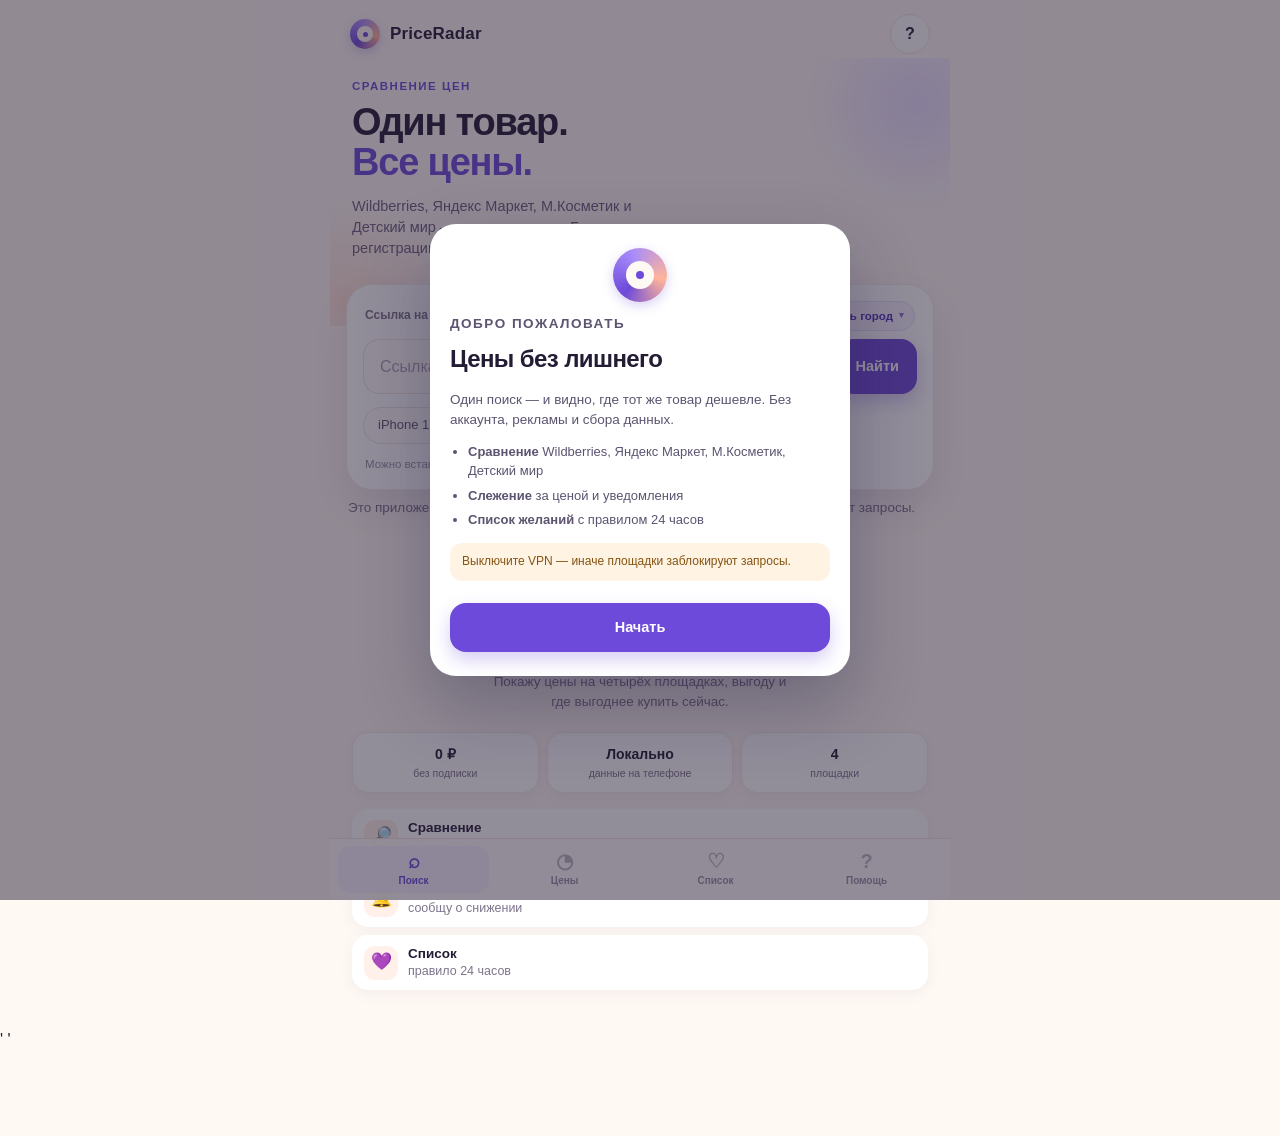
<file: app/index.html>
<!DOCTYPE html>
<html lang="ru">
<head>
  <meta charset="UTF-8">
  <meta name="viewport" content="width=device-width, initial-scale=1, viewport-fit=cover">
  <meta name="theme-color" content="#FFF9F4">
  <meta name="description" content="PriceRadar — сравнение цен на Wildberries, Яндекс Маркете, М.Косметик и Детском мире. Без регистрации, данные на телефоне.">
  <title>PriceRadar — цены без лишнего</title>
  <link rel="stylesheet" href="app.css">
</head>
<body class="tab-search">
<div id="app">

  <header class="topbar">
    <div class="brand">
      <span class="brand-mark" aria-hidden="true"><i></i></span>
      <span class="brand-name">PriceRadar</span>
    </div>
    <button id="help-btn" class="round-btn" aria-label="Помощь и настройки">?</button>
  </header>

  <section class="hero">
    <p class="eyebrow">Сравнение цен</p>
    <h1>Один товар.<br><span>Все цены.</span></h1>
    <p class="hero-sub">Wildberries, Яндекс Маркет, М.Косметик и Детский мир — в одном поиске. Без регистрации и лишних покупок.</p>
  </section>

  <div id="update" class="update hidden">
    <div class="update-text">Вышла новая версия <b id="update-ver"></b></div>
    <button id="update-go" class="update-btn">Скачать</button>
    <button id="update-close" class="update-close" aria-label="Скрыть">×</button>
  </div>

  <main>
    <!-- ПОИСК -->
    <section id="tab-search" class="pane active">
      <div class="search-card">
        <div class="search-top">
          <label class="search-label" for="q">Ссылка на товар или название</label>
          <button id="geo-btn" class="geo-chip" type="button" aria-label="Город для цен">
            <span class="geo-pin" aria-hidden="true">◉</span>
            <span id="geo-city">Указать город</span>
            <span class="geo-caret" aria-hidden="true">▾</span>
          </button>
        </div>
        <div class="searchbox">
          <div class="q-wrap">
            <input id="q" type="search" placeholder="Ссылка или название…" autocomplete="off">
            <button id="q-clear" class="q-clear hidden" aria-label="Очистить">×</button>
          </div>
          <button id="go" class="primary-btn">Найти</button>
        </div>
        <div id="chips" class="chips">
          <button class="chip" data-q="iPhone 15 128 ГБ">iPhone 15</button>
          <button class="chip" data-q="пылесос Dyson">Dyson</button>
          <button class="chip" data-q="кроссовки Nike">Nike</button>
          <button class="chip" data-q="крем для лица">Крем</button>
        </div>
        <p class="search-hint">Можно вставить ссылку из приложения площадки или из буфера.</p>
      </div>

      <div id="history"></div>
      <div id="magnit-hint" class="hint hidden">Для М.Косметик выберите ближайший магазин —
        <button id="magnit-hint-btn" class="link-btn">выбрать</button></div>

      <div id="status" class="status"></div>
      <div id="seed-error" class="hidden"></div>
      <div id="seed-card"></div>
      <div id="results"></div>
      <div id="platform-status"></div>
      <div id="similar"></div>

      <div id="search-empty" class="empty-state">
        <div class="empty-orbit" aria-hidden="true"><span>₽</span></div>
        <h2>Начните с одного товара</h2>
        <p>Покажу цены на четырёх площадках, выгоду и где выгоднее купить сейчас.</p>
        <div class="trust-grid">
          <div class="trust-item"><b>0 ₽</b><span>без подписки</span></div>
          <div class="trust-item"><b>Локально</b><span>данные на телефоне</span></div>
          <div class="trust-item"><b>4</b><span>площадки</span></div>
        </div>
        <div class="benefits">
          <div><span>🔎</span><p><b>Сравнение</b>WB, Яндекс, М.Косметик и Детский мир</p></div>
          <div><span>🔔</span><p><b>Слежение</b>сообщу о снижении</p></div>
          <div><span>💜</span><p><b>Список</b>правило 24 часов</p></div>
        </div>
      </div>
    </section>

    <!-- ОТСЛЕЖИВАНИЕ -->
    <section id="tab-tracks" class="pane">
      <div class="page-head">
        <div><p class="eyebrow">Ваши цены</p><h2>Отслеживание</h2></div>
        <button id="refresh-tracks" class="soft-btn">Обновить</button>
      </div>
      <p class="hint">Проверяю при открытии приложения и по кнопке. Уведомление придёт, если цена снизится.</p>
      <div id="tracks-status" class="status"></div>
      <div id="tracks"></div>
    </section>

    <!-- СПИСОК -->
    <section id="tab-wish" class="pane">
      <div class="page-head">
        <div><p class="eyebrow">Перед покупкой</p><h2>Список желаний</h2></div>
      </div>
      <div class="searchbox small">
        <input id="wish-input" type="text" placeholder="Что хочется купить?">
        <button id="wish-add" class="primary-btn">＋</button>
      </div>
      <p class="hint">Через сутки спрошу: «всё ещё нужно?» — чтобы не покупать на эмоциях.</p>
      <div id="wish"></div>
    </section>

    <!-- ПОМОЩЬ -->
    <section id="tab-help" class="pane">
      <div class="page-head">
        <div><p class="eyebrow">Настройки</p><h2>Помощь</h2></div>
      </div>

      <div class="info-card">
        <h3>Как это работает</h3>
        <div class="steps">
          <div class="step"><span>1</span><div><b>Найдите товар</b><p>Вставьте ссылку с маркетплейса или напишите название.</p></div></div>
          <div class="step"><span>2</span><div><b>Сравните цены</b><p>Приложение открывает площадки и собирает актуальные цены.</p></div></div>
          <div class="step"><span>3</span><div><b>Следите за ценой</b><p>Нажмите 🔔 — сообщу, когда станет дешевле.</p></div></div>
        </div>
      </div>

      <div class="info-card">
        <h3>Где искать</h3>
        <p class="hint">Отключите площадки, которые вам не нужны. Остальные продолжат сравниваться.</p>
        <div class="platform-toggles">
          <label class="toggle-row"><span>Wildberries</span><input type="checkbox" data-platform="wildberries"><i class="switch"></i></label>
          <label class="toggle-row"><span>Яндекс Маркет</span><input type="checkbox" data-platform="ymarket"><i class="switch"></i></label>
          <label class="toggle-row"><span>М.Косметик</span><input type="checkbox" data-platform="magnit"><i class="switch"></i></label>
          <label class="toggle-row"><span>Детский мир</span><input type="checkbox" data-platform="detmir"><i class="switch"></i></label>
        </div>
        <p id="platform-count" class="hint" style="margin-top:8px"></p>
      </div>

      <div class="info-card">
        <h3>Цена с картой площадки</h3>
        <p class="hint">Площадки часто показывают цену с максимальной скидкой по своей карте — даже без входа. Приложение показывает цену как есть, без своего процента. Итоговая цена зависит от вашей карты и аккаунта; проверяйте её на сайте площадки.</p>
      </div>

      <div class="info-card">
        <h3>Магазин М.Косметик</h3>
        <p class="hint">Цены и наличие зависят от магазина. Выберите ближайший один раз.</p>
        <button id="magnit-setup" class="secondary-btn wide">Выбрать магазин</button>
        <p id="magnit-state" class="magnit-state">Магазин не выбран</p>
      </div>

      <div class="info-card faq">
        <h3>Частые вопросы</h3>
        <details><summary>Откуда приложение знает мой город?</summary>
          <p>При первом запуске город определяется по IP и региону Wildberries. Его можно изменить кнопкой рядом со строкой поиска. GPS не запрашивается.</p></details>
        <details><summary>Почему в сравнении нет Ozon?</summary>
          <p>Ozon блокирует автоматические запросы из приложения, поэтому сравнение временно недоступно. Ссылку на Ozon можно открыть — цена будет на сайте площадки.</p></details>
        <details><summary>Почему нет Мегамаркета?</summary>
          <p>Мегамаркет почти всегда отдаёт капчу. Показываю только площадки, которые реально ответили.</p></details>
        <details><summary>Нужен ли VPN?</summary>
          <p>Нет. Наоборот: <b>выключите VPN</b>. С VPN маркетплейсы блокируют запросы, и цены не загрузятся.</p></details>
        <details><summary>Почему цена отличается от сайта?</summary>
          <p>Площадка может показать цену с максимальной скидкой по своей карте даже без входа. Показываю цену как есть, на момент запроса; итоговая зависит от вашей карты и аккаунта.</p></details>
        <details><summary>М.Косметик просит выбрать магазин</summary>
          <p>Нажмите «Выбрать магазин» и укажите ближайший — приложение запомнит выбор.</p></details>
        <details><summary>Где хранятся мои данные?</summary>
          <p>Только на телефоне. Нет аккаунта и сервера; наружу уходят только запросы к самим площадкам.</p></details>
        <details><summary>Вы зарабатываете на ссылках?</summary>
          <p id="affiliate-disclosure">Приложение пока не использует партнёрские ссылки. Цены и переходы — как на самих площадках.</p></details>
      </div>

      <div class="info-card">
        <h3>Приложение</h3>
        <p class="hint">Версия <b id="about-version">2.0</b> · без регистрации и сервера</p>
        <button id="share-app" class="secondary-btn wide">Поделиться приложением</button>
        <button id="open-issues" class="ghost-wide">Сообщить о проблеме</button>
        <button id="privacy-btn" class="ghost-wide">Политика конфиденциальности</button>
      </div>

      <div class="about">
        <p><b>PriceRadar</b> · сделано для бережного отношения к бюджету 💜</p>
        <p class="muted">Приложение не является официальным сервисом маркетплейсов.</p>
      </div>
    </section>
  </main>

  <nav id="tabs">
    <button class="tab active" data-tab="search"><span>⌕</span>Поиск</button>
    <button class="tab" data-tab="tracks"><span>◔</span>Цены</button>
    <button class="tab" data-tab="wish"><span>♡</span>Список</button>
    <button class="tab" data-tab="help"><span>?</span>Помощь</button>
  </nav>
</div>

<!-- Онбординг -->
<div id="onboarding" class="modal hidden">
  <div class="modal-card">
    <div class="onb-logo"><span class="brand-mark"><i></i></span></div>
    <p class="eyebrow">Добро пожаловать</p>
    <h2>Цены без лишнего</h2>
    <p>Один поиск — и видно, где тот же товар дешевле. Без аккаунта, рекламы и сбора данных.</p>
    <ul class="onb-list">
      <li><b>Сравнение</b> Wildberries, Яндекс Маркет, М.Косметик, Детский мир</li>
      <li><b>Слежение</b> за ценой и уведомления</li>
      <li><b>Список желаний</b> с правилом 24 часов</li>
    </ul>
    <p class="warn">Выключите VPN — иначе площадки заблокируют запросы.</p>
    <button id="onb-start" class="primary-btn wide">Начать</button>
  </div>
</div>

'
<!-- Город -->
<div id="geo-modal" class="modal hidden">
  <div class="modal-card">
    <div class="onb-emoji">📍</div>
    <h2>Ваш город</h2>
    <p id="geo-desc">Город нужен, чтобы площадки показывали цены и наличие для вашего региона.</p>
    <button id="geo-detect" class="secondary-btn wide">Определить автоматически</button>
    <div id="geo-list" class="geo-list"></div>
    <button id="geo-cancel" class="ghost-wide">Закрыть</button>
  </div>
</div>

<!-- Цена-цель -->
<div id="target-modal" class="modal hidden">
  <div class="modal-card">
    <div class="onb-emoji">🎯</div>
    <h2>Цена-цель</h2>
    <p id="target-desc">Сообщу, когда цена опустится до этой суммы.</p>
    <input id="target-input" type="number" inputmode="numeric" min="1" placeholder="Например, 55000" style="width:100%;padding:14px;border:1.5px solid #EEE5DD;border-radius:14px;font-size:18px;text-align:center;">
    <div class="row">
      <button id="target-save" class="primary-btn">Сохранить</button>
      <button id="target-cancel" class="ghost-btn">Отмена</button>
    </div>
  </div>
</div>
'<!-- Правило 24 часов -->
<div id="wish-modal" class="modal hidden">
  <div class="modal-card">
    <div class="onb-emoji">⏳</div>
    <h2>Всё ещё нужно?</h2>
    <p id="wish-modal-text"></p>
    <div class="row">
      <button id="wish-yes" class="secondary-btn">💜 Ещё нужно</button>
      <button id="wish-no" class="ghost-btn wide-ghost">🙅 Уже нет</button>
    </div>
  </div>
</div>

<div id="toast" class="toast hidden"></div>

<script src="js/config.js"></script>
<script src="js/affiliate.js"></script>
<script src="js/store.js"></script>
<script src="js/match.js"></script>
<script src="js/scrape.js"></script>
<script src="js/ui.js"></script>
<script src="js/main.js"></script>
</body>
</html>
</file>
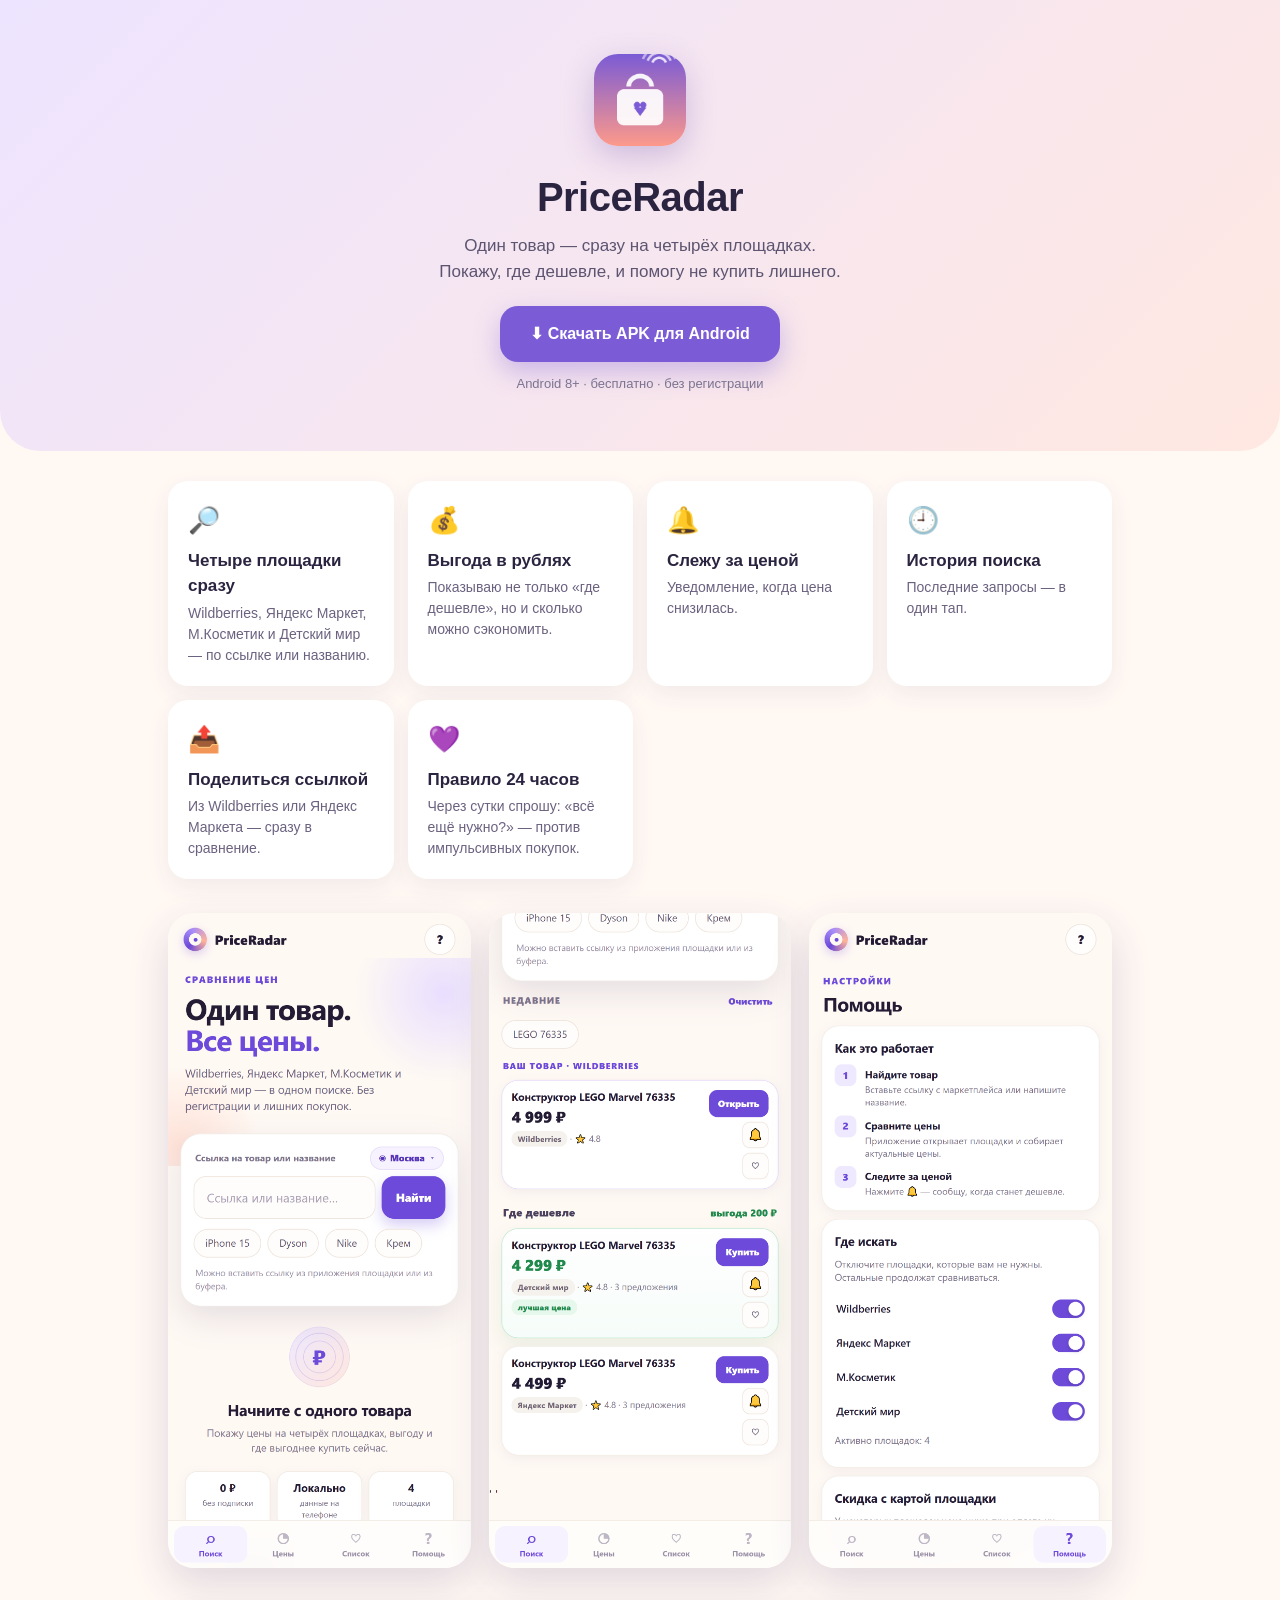
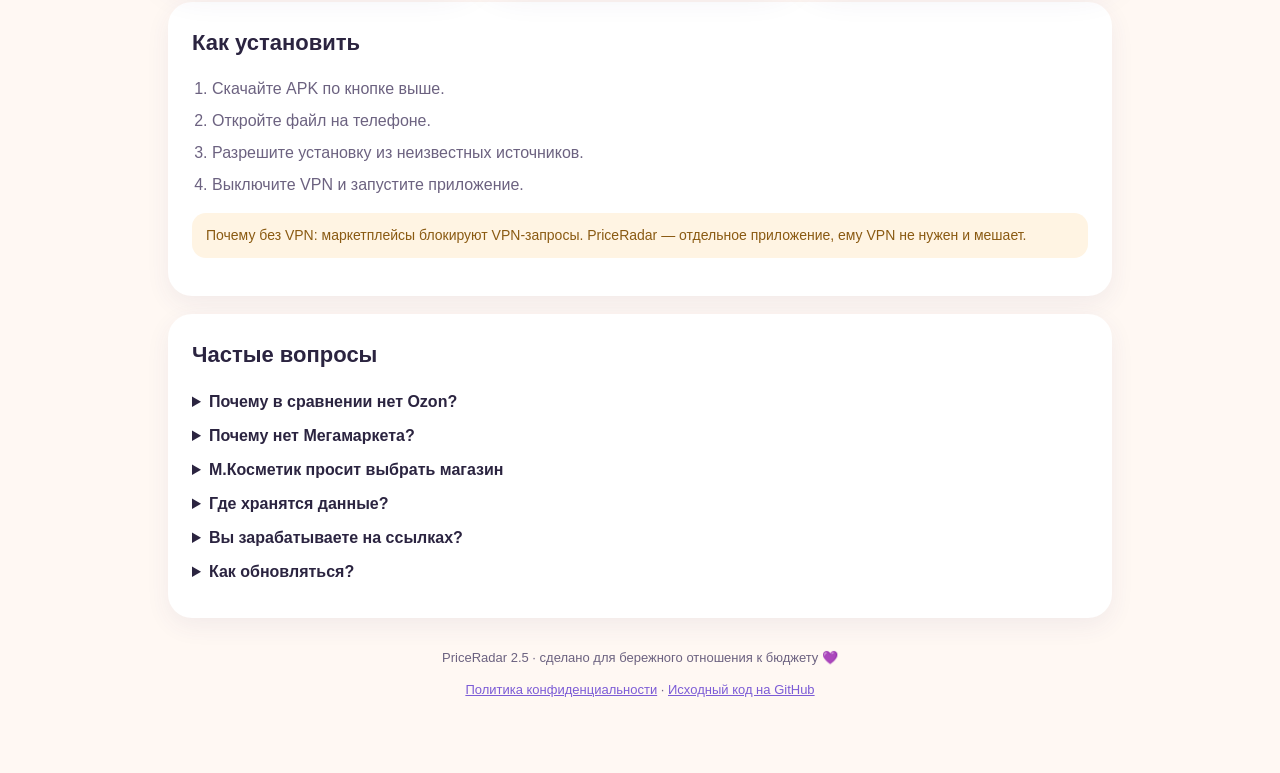
<file: docs/index.html>
<!DOCTYPE html>
<html lang="ru">
<head>
  <meta charset="UTF-8">
  <meta name="viewport" content="width=device-width, initial-scale=1">
  <title>PriceRadar — где дешевле, без лишних покупок</title>
  <meta name="description" content="Сравнение цен на Wildberries, Яндекс Маркете, М.Косметик и Детском мире с телефона. Без регистрации, сервера и VPN.">
  <meta property="og:title" content="PriceRadar — где дешевле">
  <meta property="og:description" content="Один товар — сразу на четырёх площадках. Сравнение цен, слежение и список желаний.">
  <meta property="og:image" content="icon.png">
  <link rel="icon" href="icon.png">
  <link rel="stylesheet" href="style.css">
</head>
<body>
  <header class="hero">
    <img src="icon.png" alt="" class="icon">
    <h1>PriceRadar</h1>
    <p class="tagline">Один товар — сразу на четырёх площадках.<br>Покажу, где дешевле, и помогу не купить лишнего.</p>
    <a class="download" href="https://github.com/luckyvoron-tech/priceradar/releases/latest/download/PriceRadar.apk">
      ⬇ Скачать APK для Android
    </a>
    <p class="small">Android 8+ · бесплатно · без регистрации</p>
  </header>

  <main>
    <section class="features">
      <div class="feature"><span>🔎</span><h3>Четыре площадки сразу</h3><p>Wildberries, Яндекс Маркет, М.Косметик и Детский мир — по ссылке или названию.</p></div>
      <div class="feature"><span>💰</span><h3>Выгода в рублях</h3><p>Показываю не только «где дешевле», но и сколько можно сэкономить.</p></div>
      <div class="feature"><span>🔔</span><h3>Слежу за ценой</h3><p>Уведомление, когда цена снизилась.</p></div>
      <div class="feature"><span>🕘</span><h3>История поиска</h3><p>Последние запросы — в один тап.</p></div>
      <div class="feature"><span>📤</span><h3>Поделиться ссылкой</h3><p>Из Wildberries или Яндекс Маркета — сразу в сравнение.</p></div>
      <div class="feature"><span>💜</span><h3>Правило 24 часов</h3><p>Через сутки спрошу: «всё ещё нужно?» — против импульсивных покупок.</p></div>
    </section>

    <section class="shots">
      <img src="screen-home.png" alt="Главный экран PriceRadar">
      <img src="screen-results.png" alt="Сравнение цен">
      <img src="screen-help.png" alt="Помощь и настройки">
    </section>

    <section class="how">
      <h2>Как установить</h2>
      <ol>
        <li>Скачайте APK по кнопке выше.</li>
        <li>Откройте файл на телефоне.</li>
        <li>Разрешите установку из неизвестных источников.</li>
        <li>Выключите VPN и запустите приложение.</li>
      </ol>
      <p class="note">Почему без VPN: маркетплейсы блокируют VPN-запросы. PriceRadar — отдельное приложение, ему VPN не нужен и мешает.</p>
    </section>

    <section class="faq">
      <h2>Частые вопросы</h2>
      <details><summary>Почему в сравнении нет Ozon?</summary><p>Ozon блокирует автоматические запросы из приложения. Ссылку на Ozon можно открыть, но сравнение временно недоступно — работаем над партнёрским источником цен.</p></details>
      <details><summary>Почему нет Мегамаркета?</summary><p>Он почти всегда отдаёт капчу. Показываю только площадки, которые ответили.</p></details>
      <details><summary>М.Косметик просит выбрать магазин</summary><p>Цены и наличие зависят от магазина. В приложении: «Помощь» → «Выбрать магазин», укажите ближайший — приложение запомнит.</p></details>
      <details><summary>Где хранятся данные?</summary><p>Только на телефоне. Нет аккаунта, сервера и аналитики.</p></details>
      <details><summary>Вы зарабатываете на ссылках?</summary><p>Если в приложении появятся партнёрские ссылки, цена для вас не изменится, а ссылки будут помечены. Сейчас сравнение и переходы идут напрямую на площадки.</p></details>
      <details><summary>Как обновляться?</summary><p>Скачайте новый APK с этой страницы — данные сохранятся, ключ подписи тот же.</p></details>
    </section>

    <footer>
      <p>PriceRadar 2.5 · сделано для бережного отношения к бюджету 💜</p>
      <p><a href="privacy.html">Политика конфиденциальности</a> · <a href="https://github.com/luckyvoron-tech/priceradar">Исходный код на GitHub</a></p>
    </footer>
  </main>
</body>
</html>
</file>
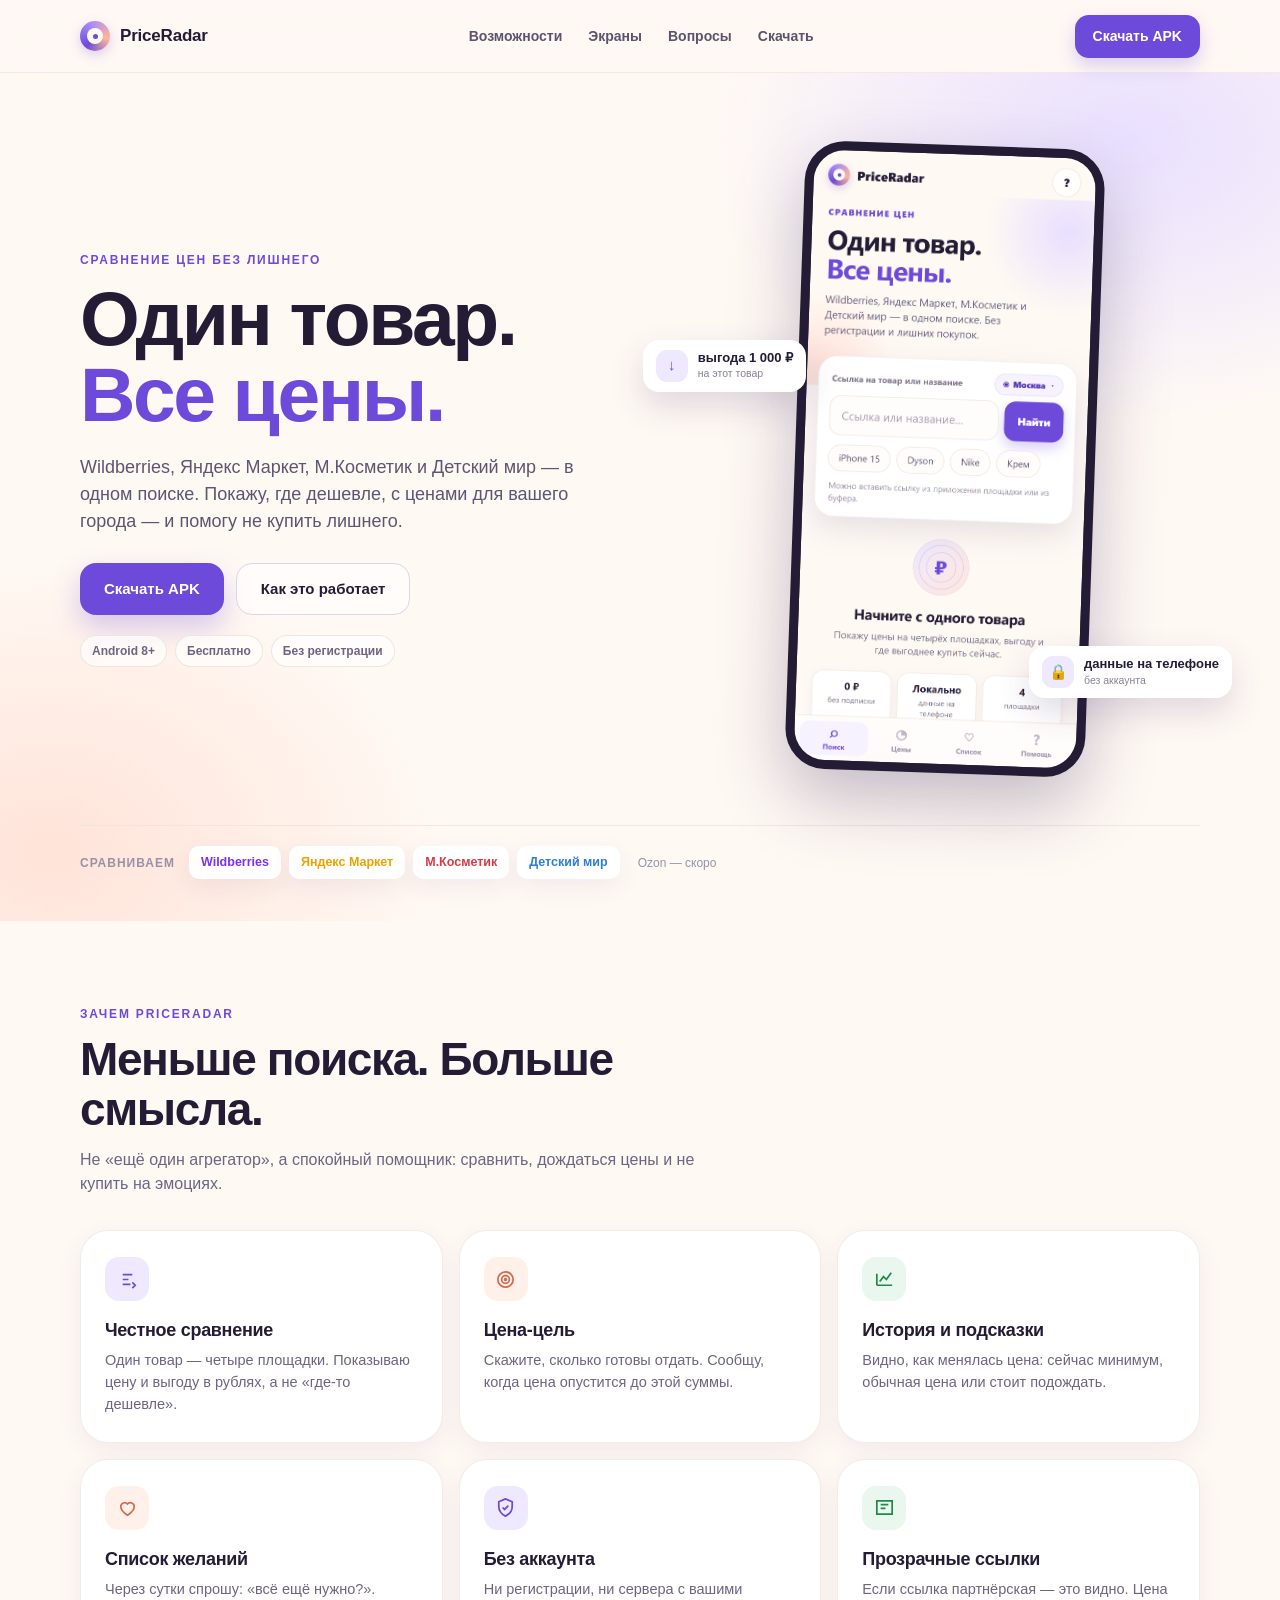
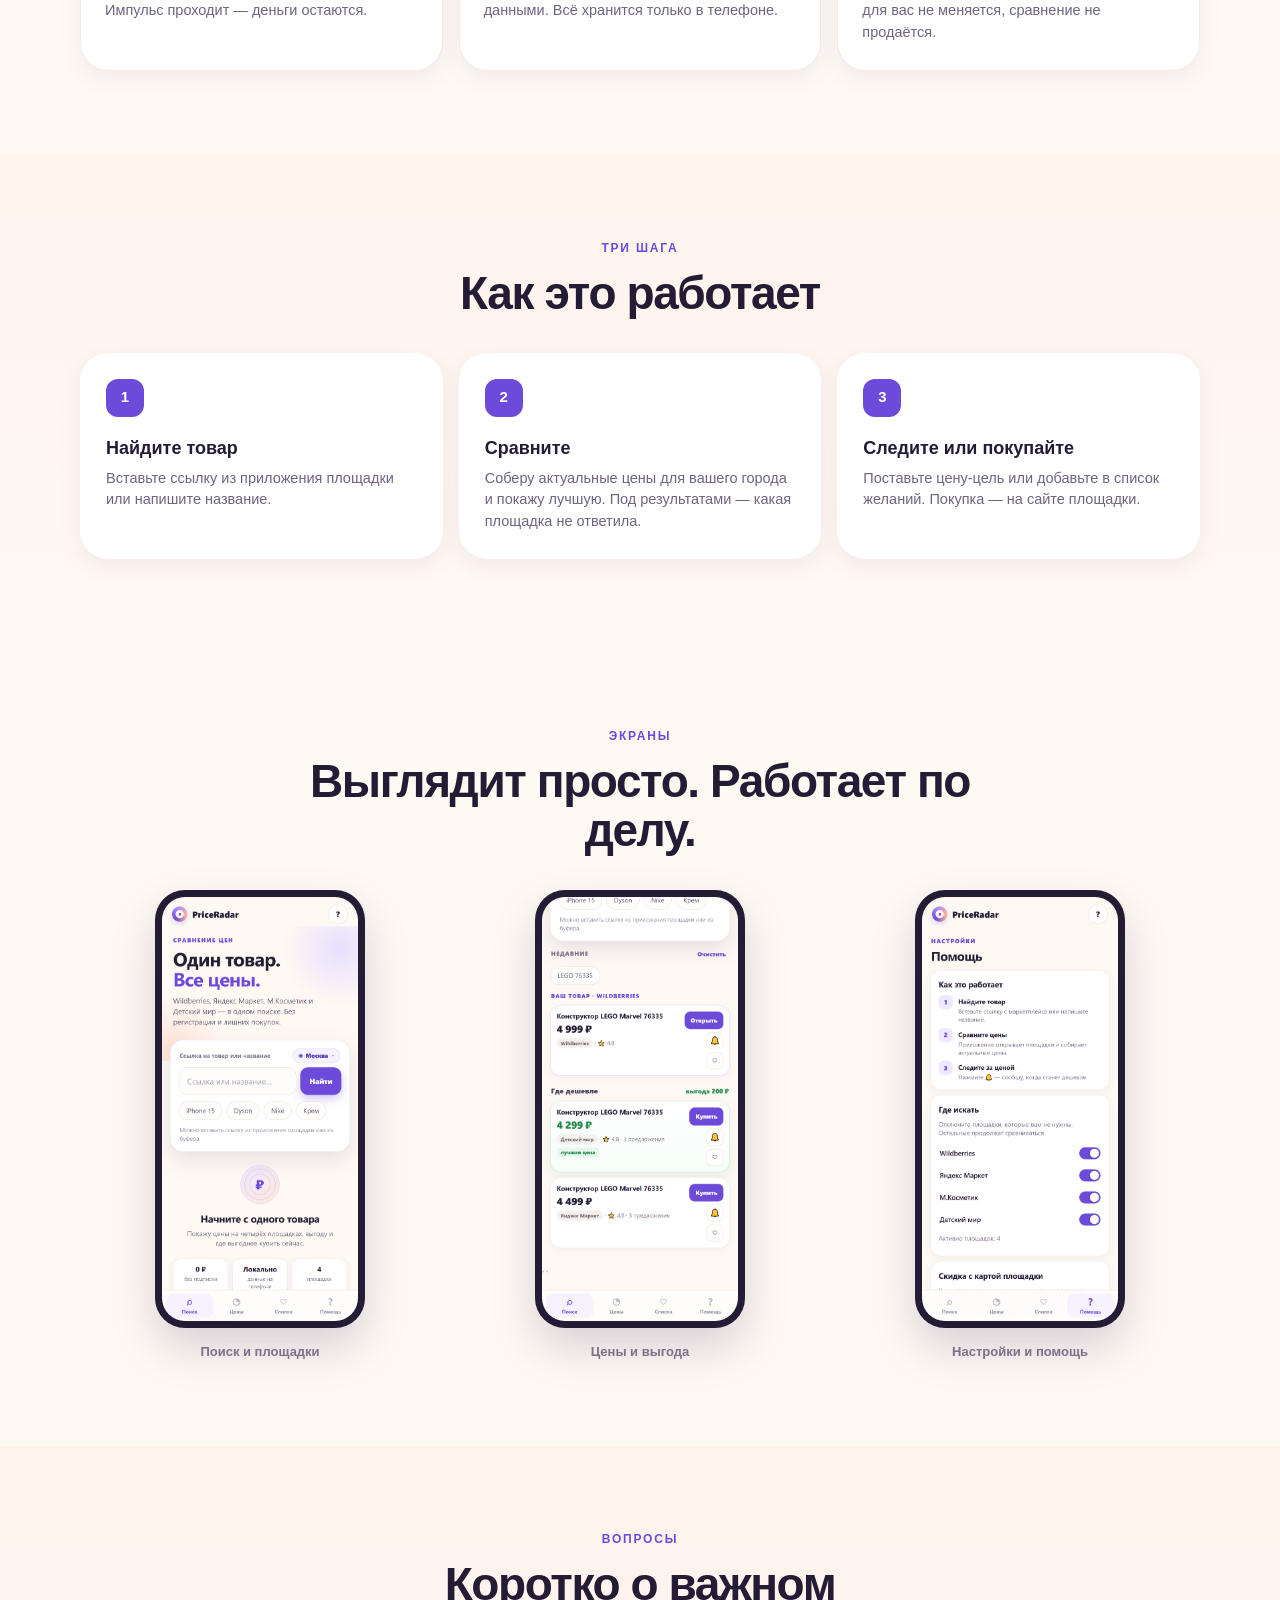
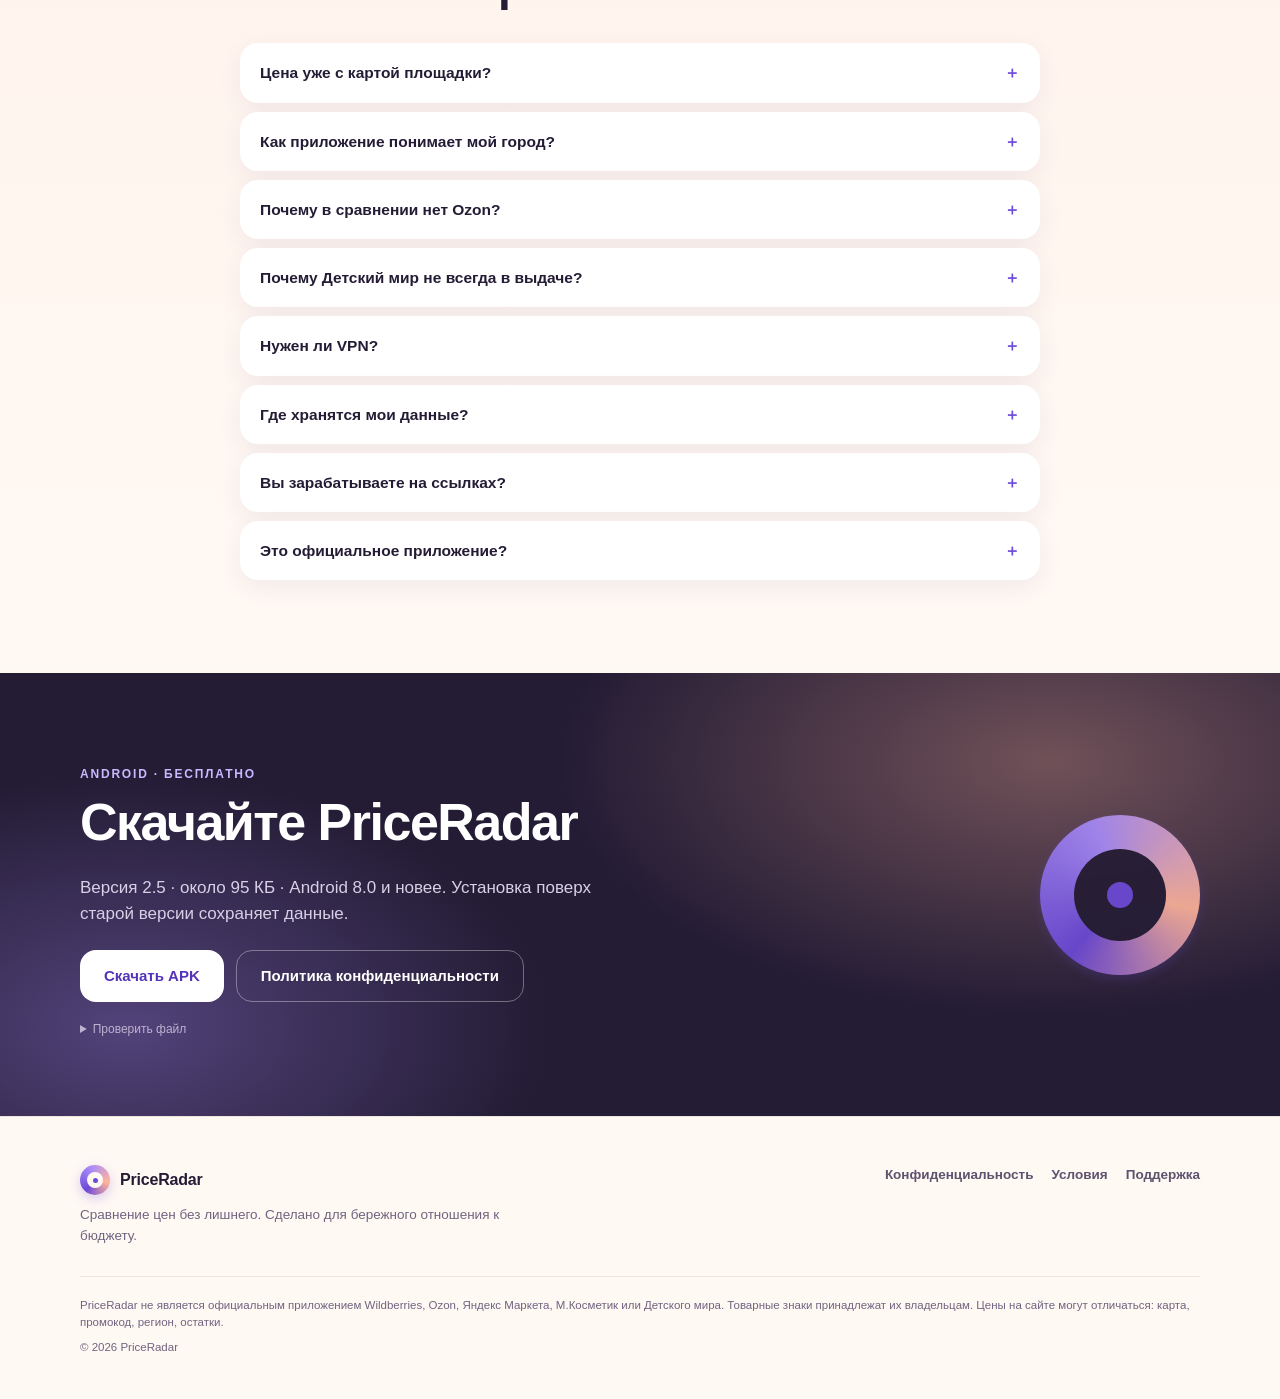
<file: landing/index.html>
<!DOCTYPE html>
<html lang="ru">
<head>
  <meta charset="UTF-8">
  <meta name="viewport" content="width=device-width, initial-scale=1">
  <meta name="theme-color" content="#FFF9F4">
  <title>PriceRadar — один товар, все цены</title>
  <meta name="description" content="PriceRadar сравнивает цены на Wildberries, Яндекс Маркете, в М.Косметик и Детском мире. Без регистрации, данные только на телефоне. Скачать APK для Android.">
  <meta property="og:type" content="website">
  <meta property="og:title" content="PriceRadar — один товар, все цены">
  <meta property="og:description" content="Сравнение цен на четырёх площадках, цена-цель и список желаний. Бесплатно, без регистрации.">
  <meta property="og:image" content="og.png">
  <meta property="og:image:width" content="1200">
  <meta property="og:image:height" content="630">
  <link rel="icon" href="icon.png">
  <link rel="apple-touch-icon" href="icon.png">
  <link rel="stylesheet" href="style.css">
  <script type="application/ld+json">
  {
    "@context": "https://schema.org",
    "@type": "SoftwareApplication",
    "name": "PriceRadar",
    "applicationCategory": "ShoppingApplication",
    "operatingSystem": "Android 8.0+",
    "offers": {"@type": "Offer", "price": "0", "priceCurrency": "RUB"},
    "description": "Сравнение цен на Wildberries, Яндекс Маркете, в М.Косметик и Детском мире.",
    "downloadUrl": "PriceRadar.apk"
  }
  </script>
</head>
<body>
<header class="site-head">
  <div class="wrap head-inner">
    <a class="brand" href="./" aria-label="PriceRadar">
      <span class="brand-mark" aria-hidden="true"><i></i></span>
      <span>PriceRadar</span>
    </a>
    <nav class="nav" aria-label="Навигация">
      <a href="#features">Возможности</a>
      <a href="#screens">Экраны</a>
      <a href="#faq">Вопросы</a>
      <a href="#download">Скачать</a>
    </nav>
    <a class="head-cta" href="#download">Скачать APK</a>
  </div>
</header>

<main>
  <section class="hero">
    <div class="wrap hero-grid">
      <div class="hero-copy">
        <p class="eyebrow">Сравнение цен без лишнего</p>
        <h1>Один товар.<br><span>Все цены.</span></h1>
        <p class="lead">Wildberries, Яндекс Маркет, М.Косметик и Детский мир — в одном поиске. Покажу, где дешевле, с ценами для вашего города — и помогу не купить лишнего.</p>
        <div class="hero-actions">
          <a class="btn primary" href="PriceRadar.apk" download>Скачать APK</a>
          <a class="btn ghost" href="#features">Как это работает</a>
        </div>
        <div class="hero-meta">
          <span>Android 8+</span><span>Бесплатно</span><span>Без регистрации</span>
        </div>
      </div>
      <div class="hero-visual" aria-hidden="true">
        <div class="phone">
          <img src="screen-home.png" alt="">
        </div>
        <div class="float-card saving">
          <span class="float-ico">↓</span>
          <div><b>выгода 1 000 ₽</b><small>на этот товар</small></div>
        </div>
        <div class="float-card safe">
          <span class="float-ico">🔒</span>
          <div><b>данные на телефоне</b><small>без аккаунта</small></div>
        </div>
      </div>
    </div>

    <div class="wrap platform-strip" aria-label="Площадки">
      <span class="platform-label">Сравниваем</span>
      <span class="platform-pill wb">Wildberries</span>
      <span class="platform-pill ym">Яндекс Маркет</span>
      <span class="platform-pill mg">М.Косметик</span>
      <span class="platform-pill dm">Детский мир</span>
      <span class="platform-soon">Ozon — скоро</span>
    </div>
  </section>

  <section id="features" class="section">
    <div class="wrap">
      <div class="section-head">
        <p class="eyebrow">Зачем PriceRadar</p>
        <h2>Меньше поиска. Больше смысла.</h2>
        <p>Не «ещё один агрегатор», а спокойный помощник: сравнить, дождаться цены и не купить на эмоциях.</p>
      </div>
      <div class="features">
        <article class="feature">
          <span class="f-ico"><svg viewBox="0 0 24 24" fill="none" stroke="currentColor" stroke-width="1.8"><path d="M7 7h10M7 12h6M7 17h8"/><path d="m17 15 3 3-3 3"/></svg></span>
          <h3>Честное сравнение</h3>
          <p>Один товар — четыре площадки. Показываю цену и выгоду в рублях, а не «где-то дешевле».</p>
        </article>
        <article class="feature">
          <span class="f-ico"><svg viewBox="0 0 24 24" fill="none" stroke="currentColor" stroke-width="1.8"><circle cx="12" cy="12" r="8"/><circle cx="12" cy="12" r="4"/><circle cx="12" cy="12" r="1" fill="currentColor"/></svg></span>
          <h3>Цена-цель</h3>
          <p>Скажите, сколько готовы отдать. Сообщу, когда цена опустится до этой суммы.</p>
        </article>
        <article class="feature">
          <span class="f-ico"><svg viewBox="0 0 24 24" fill="none" stroke="currentColor" stroke-width="1.8"><path d="M4 18V6m0 12h16"/><path d="m7 14 4-5 3 3 5-7"/></svg></span>
          <h3>История и подсказки</h3>
          <p>Видно, как менялась цена: сейчас минимум, обычная цена или стоит подождать.</p>
        </article>
        <article class="feature">
          <span class="f-ico"><svg viewBox="0 0 24 24" fill="none" stroke="currentColor" stroke-width="1.8"><path d="M12 20s-7-4.4-7-9a4 4 0 0 1 7-2.6A4 4 0 0 1 19 11c0 4.6-7 9-7 9Z"/></svg></span>
          <h3>Список желаний</h3>
          <p>Через сутки спрошу: «всё ещё нужно?». Импульс проходит — деньги остаются.</p>
        </article>
        <article class="feature">
          <span class="f-ico"><svg viewBox="0 0 24 24" fill="none" stroke="currentColor" stroke-width="1.8"><path d="M12 3 5 6v5c0 4.5 3 8 7 10 4-2 7-5.5 7-10V6l-7-3Z"/><path d="m9 12 2 2 4-4"/></svg></span>
          <h3>Без аккаунта</h3>
          <p>Ни регистрации, ни сервера с вашими данными. Всё хранится только в телефоне.</p>
        </article>
        <article class="feature">
          <span class="f-ico"><svg viewBox="0 0 24 24" fill="none" stroke="currentColor" stroke-width="1.8"><path d="M4 5h16v14H4z"/><path d="M8 9h8M8 13h5"/></svg></span>
          <h3>Прозрачные ссылки</h3>
          <p>Если ссылка партнёрская — это видно. Цена для вас не меняется, сравнение не продаётся.</p>
        </article>
      </div>
    </div>
  </section>

  <section class="section soft" id="how">
    <div class="wrap">
      <div class="section-head narrow">
        <p class="eyebrow">Три шага</p>
        <h2>Как это работает</h2>
      </div>
      <div class="steps">
        <div class="step">
          <span class="step-num">1</span>
          <h3>Найдите товар</h3>
          <p>Вставьте ссылку из приложения площадки или напишите название.</p>
        </div>
        <div class="step">
          <span class="step-num">2</span>
          <h3>Сравните</h3>
          <p>Соберу актуальные цены для вашего города и покажу лучшую. Под результатами — какая площадка не ответила.</p>
        </div>
        <div class="step">
          <span class="step-num">3</span>
          <h3>Следите или покупайте</h3>
          <p>Поставьте цену-цель или добавьте в список желаний. Покупка — на сайте площадки.</p>
        </div>
      </div>
    </div>
  </section>

  <section class="section" id="screens">
    <div class="wrap">
      <div class="section-head narrow">
        <p class="eyebrow">Экраны</p>
        <h2>Выглядит просто. Работает по делу.</h2>
      </div>
      <div class="gallery">
        <figure>
          <div class="phone small"><img src="screen-home.png" alt="Главный экран PriceRadar"></div>
          <figcaption>Поиск и площадки</figcaption>
        </figure>
        <figure>
          <div class="phone small"><img src="screen-results.png" alt="Сравнение цен на четырёх площадках"></div>
          <figcaption>Цены и выгода</figcaption>
        </figure>
        <figure>
          <div class="phone small"><img src="screen-help.png" alt="Настройки и помощь PriceRadar"></div>
          <figcaption>Настройки и помощь</figcaption>
        </figure>
      </div>
    </div>
  </section>

  <section class="section soft" id="faq">
    <div class="wrap narrow">
      <div class="section-head narrow">
        <p class="eyebrow">Вопросы</p>
        <h2>Коротко о важном</h2>
      </div>
      <div class="faq">
        <details><summary>Цена уже с картой площадки?</summary><p>Часто да: без входа площадка показывает максимальную скидку по своей карте. Приложение не добавляет свой процент и показывает цену как есть. Итоговая цена зависит от вашей карты и аккаунта — проверяйте её на сайте площадки.</p></details>
        <details><summary>Как приложение понимает мой город?</summary><p>При первом запуске приложение определяет город по IP и запрашивает регион у Wildberries — это нужно, чтобы цены и наличие были для вашего региона. Город можно изменить вручную кнопкой рядом со строкой поиска. Само местоположение телефона (GPS) не запрашивается.</p></details>
        <details><summary>Почему в сравнении нет Ozon?</summary><p>Ozon блокирует автоматические запросы из приложения. Сейчас карточку Ozon можно открыть по ссылке, а сравнение цен появится после официального доступа к данным.</p></details>
        <details><summary>Почему Детский мир не всегда в выдаче?</summary><p>Он подключается для детских запросов: игрушки, LEGO, коляски, подгузники, одежда для детей. Для остальных товаров его сравнение не нужно.</p></details>
        <details><summary>Нужен ли VPN?</summary><p>Нет, наоборот — выключите. С VPN маркетплейсы блокируют запросы, и цены не загрузятся.</p></details>
        <details><summary>Где хранятся мои данные?</summary><p>Только на телефоне. Нет аккаунта, сервера и аналитики. Наружу уходят только запросы к площадкам и проверка обновления.</p></details>
        <details><summary>Вы зарабатываете на ссылках?</summary><p>Если появятся партнёрские ссылки, они будут помечены. Цена для вас не изменится, а то, какой товар показан как дешёвый, не зависит от комиссии.</p></details>
        <details><summary>Это официальное приложение?</summary><p>Нет. PriceRadar не связан с маркетплейсами. Товарные знаки принадлежат их владельцам, покупка происходит на сайте площадки.</p></details>
      </div>
    </div>
  </section>

  <section class="download" id="download">
    <div class="wrap download-inner">
      <div>
        <p class="eyebrow">Android · бесплатно</p>
        <h2>Скачайте PriceRadar</h2>
        <p>Версия 2.5 · около 95 КБ · Android 8.0 и новее. Установка поверх старой версии сохраняет данные.</p>
        <div class="hero-actions">
          <a class="btn light" href="PriceRadar.apk" download>Скачать APK</a>
          <a class="btn outline-light" href="privacy.html">Политика конфиденциальности</a>
        </div>
        <details class="checksum">
          <summary>Проверить файл</summary>
          <code>SHA-256: a39543e515d1bf0648ad7d69f37c225c790ffb5b96a3194d234f179207828c7e</code>
        </details>
      </div>
      <div class="download-art" aria-hidden="true">
        <span class="brand-mark big"><i></i></span>
      </div>
    </div>
  </section>
</main>

<footer class="site-foot">
  <div class="wrap foot-inner">
    <div>
      <div class="brand small"><span class="brand-mark" aria-hidden="true"><i></i></span><span>PriceRadar</span></div>
      <p>Сравнение цен без лишнего. Сделано для бережного отношения к бюджету.</p>
    </div>
    <div class="foot-links">
      <a href="privacy.html">Конфиденциальность</a>
      <a href="terms.html">Условия</a>
      <a href="https://github.com/luckyvoron-tech/priceradar/issues">Поддержка</a>
    </div>
  </div>
  <div class="wrap legal">
    <p>PriceRadar не является официальным приложением Wildberries, Ozon, Яндекс Маркета, М.Косметик или Детского мира. Товарные знаки принадлежат их владельцам. Цены на сайте могут отличаться: карта, промокод, регион, остатки.</p>
    <p>© 2026 PriceRadar</p>
  </div>
</footer>
</body>
</html>
</file>
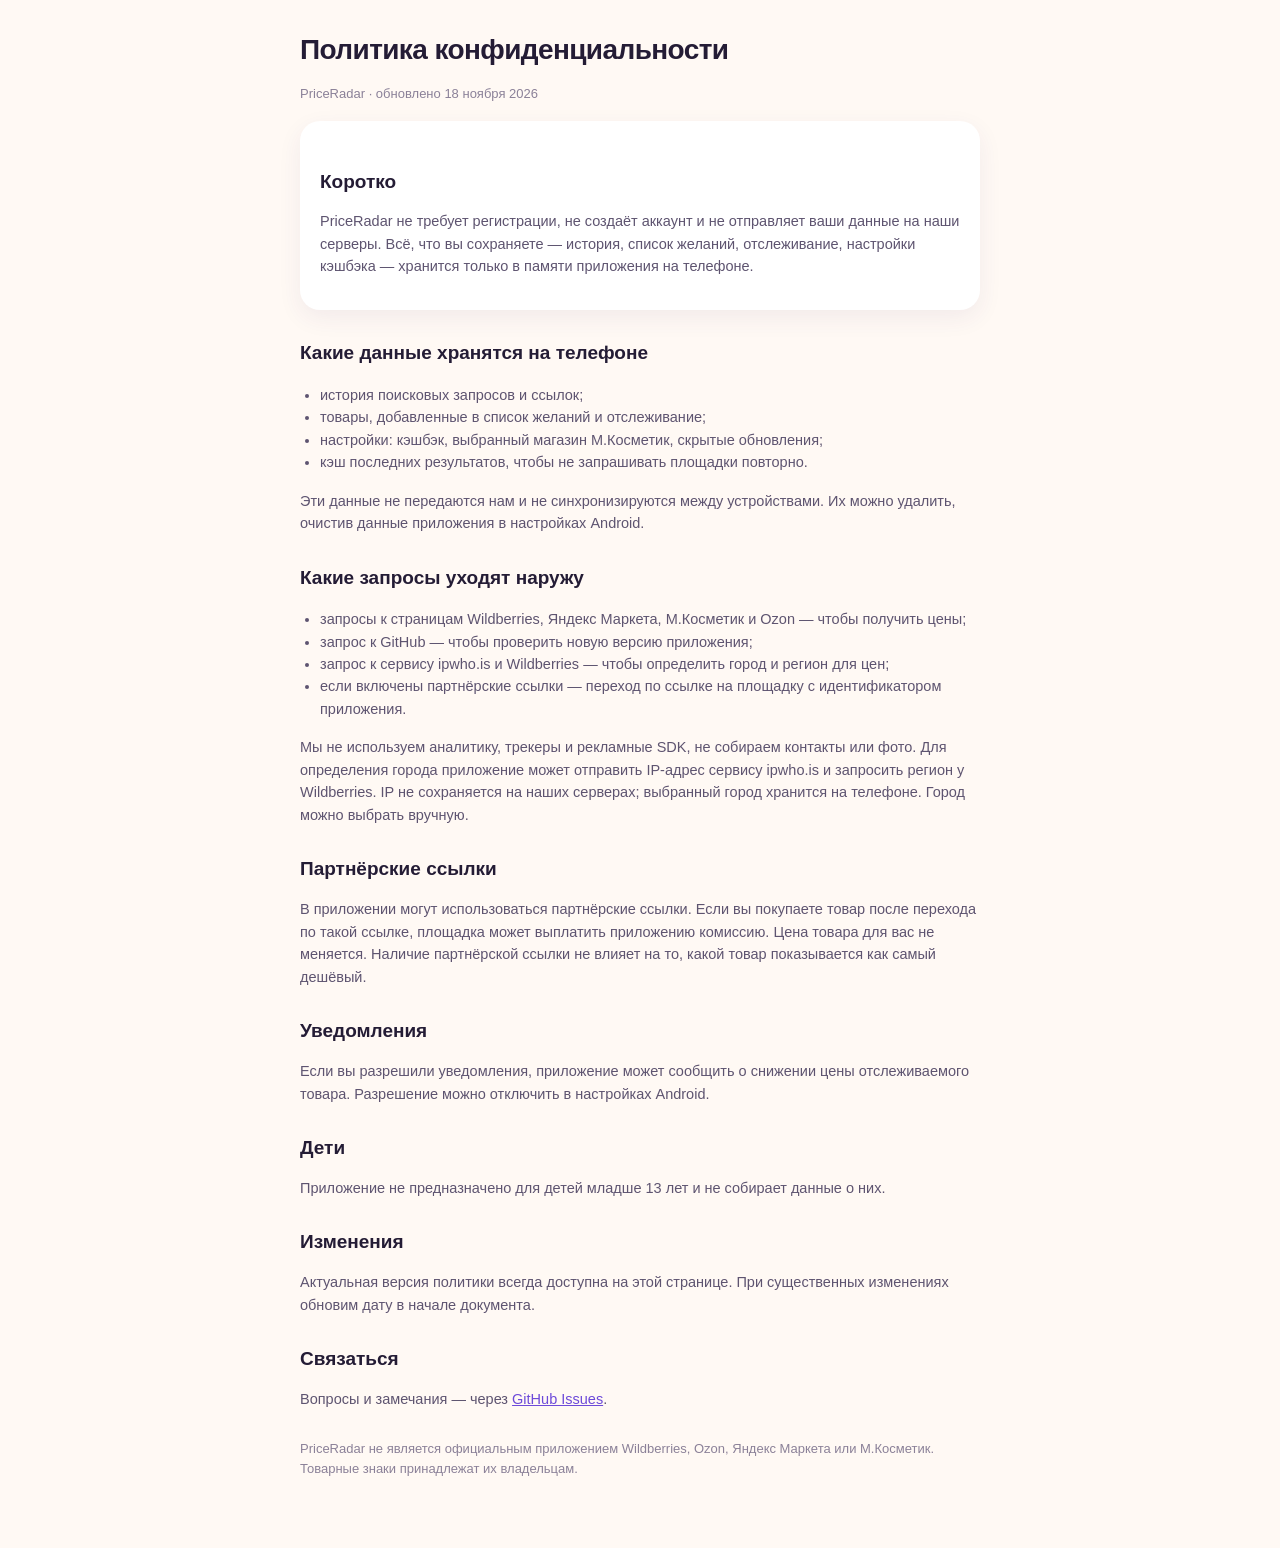
<file: docs/privacy.html>
<!DOCTYPE html>
<html lang="ru">
<head>
  <meta charset="UTF-8">
  <meta name="viewport" content="width=device-width, initial-scale=1">
  <title>PriceRadar — политика конфиденциальности</title>
  <style>
    body { margin: 0; background: #FFF9F4; color: #241C35; font: 16px/1.55 -apple-system, BlinkMacSystemFont, "Segoe UI", Roboto, Arial, sans-serif; }
    .wrap { max-width: 680px; margin: 0 auto; padding: 28px 20px 56px; }
    h1 { font-size: 28px; letter-spacing: -0.6px; margin: 0 0 6px; }
    h2 { font-size: 19px; margin: 28px 0 8px; }
    p, li { color: #5E5470; font-size: 14.5px; }
    a { color: #6D4AD9; }
    .muted { color: #8B8198; font-size: 13px; }
    .card { background: #fff; border-radius: 20px; padding: 18px 20px; box-shadow: 0 8px 24px rgba(65,45,110,.07); margin-top: 16px; }
    ul { padding-left: 20px; }
  </style>
</head>
<body>
<div class="wrap">
  <h1>Политика конфиденциальности</h1>
  <p class="muted">PriceRadar · обновлено 18 ноября 2026</p>

  <div class="card">
    <h2>Коротко</h2>
    <p>PriceRadar не требует регистрации, не создаёт аккаунт и не отправляет ваши данные на наши серверы. Всё, что вы сохраняете — история, список желаний, отслеживание, настройки кэшбэка — хранится только в памяти приложения на телефоне.</p>
  </div>

  <h2>Какие данные хранятся на телефоне</h2>
  <ul>
    <li>история поисковых запросов и ссылок;</li>
    <li>товары, добавленные в список желаний и отслеживание;</li>
    <li>настройки: кэшбэк, выбранный магазин М.Косметик, скрытые обновления;</li>
    <li>кэш последних результатов, чтобы не запрашивать площадки повторно.</li>
  </ul>
  <p>Эти данные не передаются нам и не синхронизируются между устройствами. Их можно удалить, очистив данные приложения в настройках Android.</p>

  <h2>Какие запросы уходят наружу</h2>
  <ul>
    <li>запросы к страницам Wildberries, Яндекс Маркета, М.Косметик и Ozon — чтобы получить цены;</li>
    <li>запрос к GitHub — чтобы проверить новую версию приложения;</li>
    <li>запрос к сервису ipwho.is и Wildberries — чтобы определить город и регион для цен;</li>
    <li>если включены партнёрские ссылки — переход по ссылке на площадку с идентификатором приложения.</li>
  </ul>
  <p>Мы не используем аналитику, трекеры и рекламные SDK, не собираем контакты или фото. Для определения города приложение может отправить IP-адрес сервису ipwho.is и запросить регион у Wildberries. IP не сохраняется на наших серверах; выбранный город хранится на телефоне. Город можно выбрать вручную.</p>

  <h2>Партнёрские ссылки</h2>
  <p>В приложении могут использоваться партнёрские ссылки. Если вы покупаете товар после перехода по такой ссылке, площадка может выплатить приложению комиссию. Цена товара для вас не меняется. Наличие партнёрской ссылки не влияет на то, какой товар показывается как самый дешёвый.</p>

  <h2>Уведомления</h2>
  <p>Если вы разрешили уведомления, приложение может сообщить о снижении цены отслеживаемого товара. Разрешение можно отключить в настройках Android.</p>

  <h2>Дети</h2>
  <p>Приложение не предназначено для детей младше 13 лет и не собирает данные о них.</p>

  <h2>Изменения</h2>
  <p>Актуальная версия политики всегда доступна на этой странице. При существенных изменениях обновим дату в начале документа.</p>

  <h2>Связаться</h2>
  <p>Вопросы и замечания — через <a href="https://github.com/luckyvoron-tech/priceradar/issues">GitHub Issues</a>.</p>

  <p class="muted" style="margin-top:28px">PriceRadar не является официальным приложением Wildberries, Ozon, Яндекс Маркета или М.Косметик. Товарные знаки принадлежат их владельцам.</p>
</div>
</body>
</html>
</file>
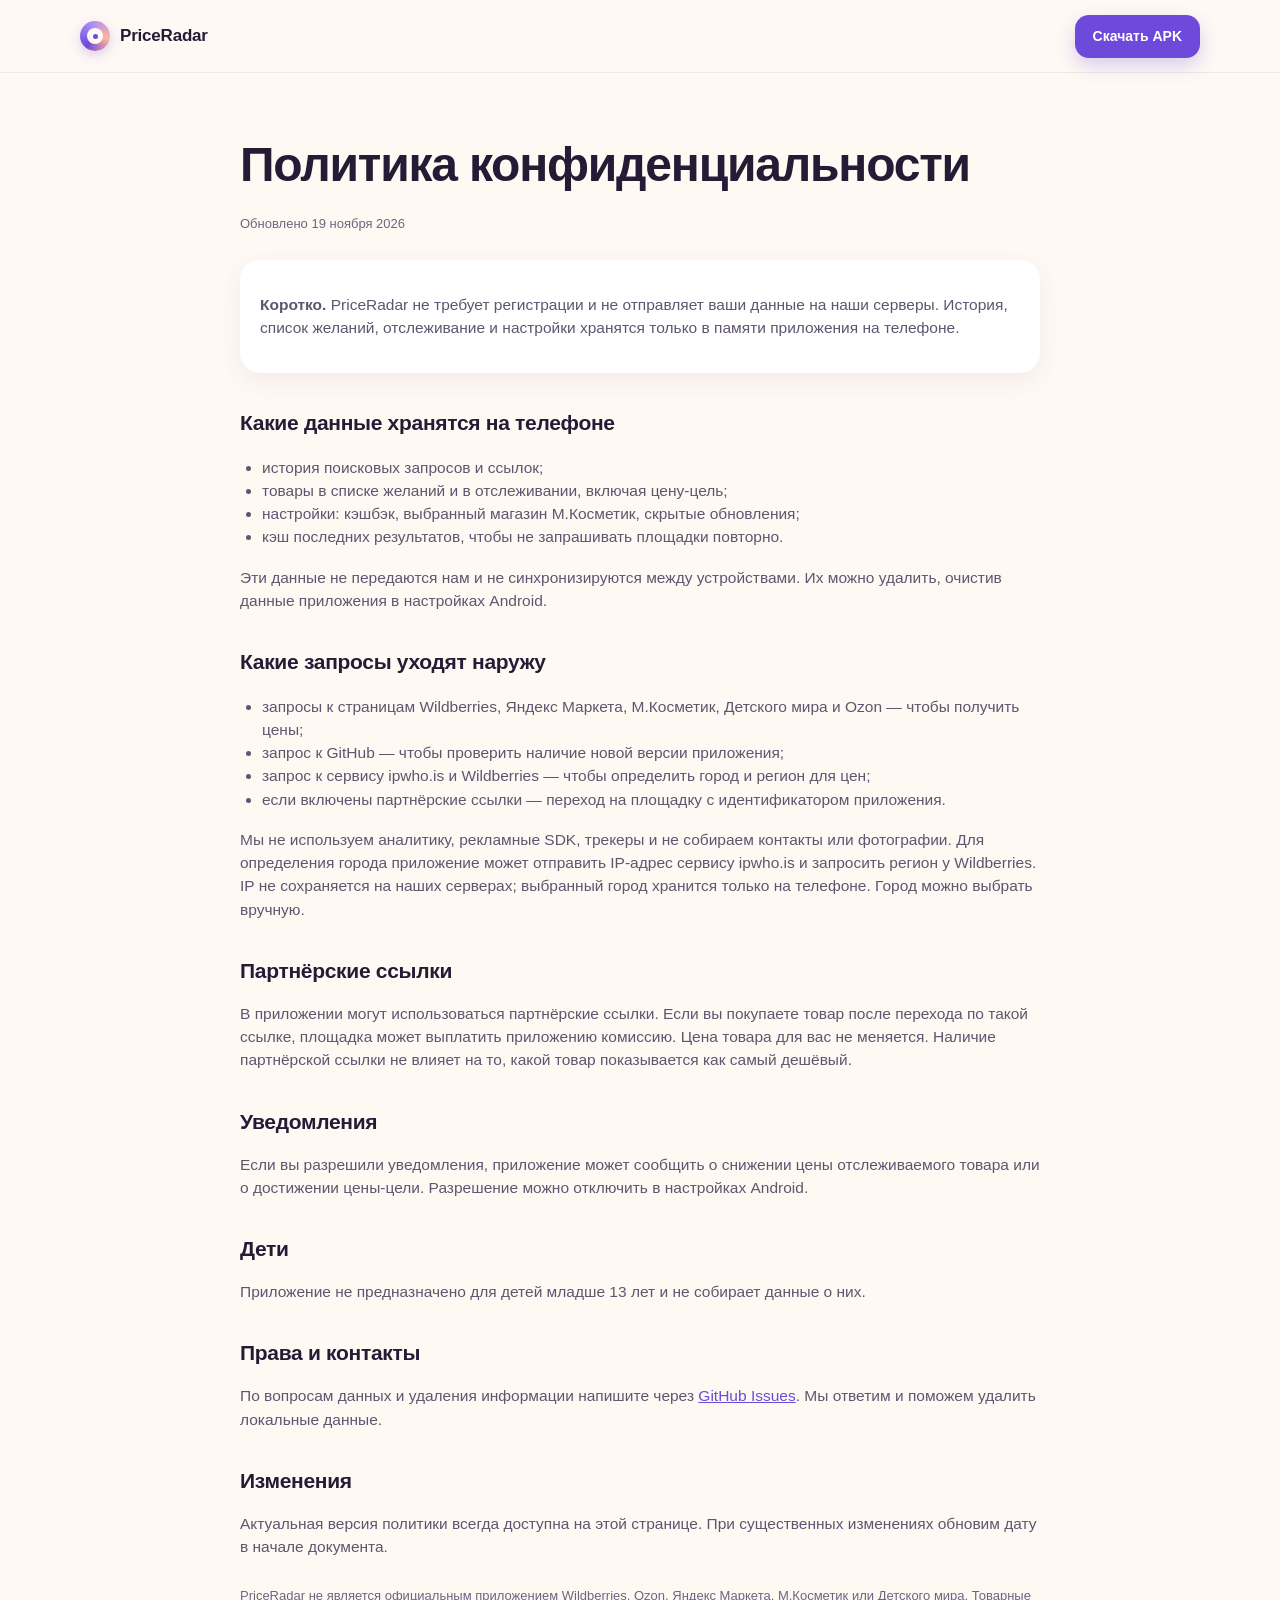
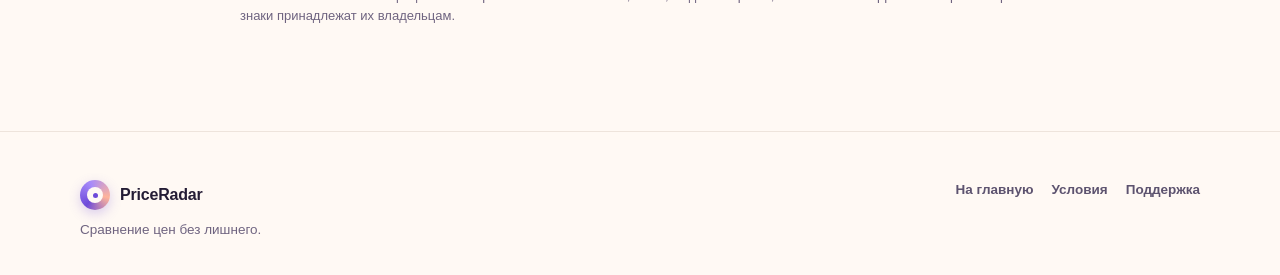
<file: landing/privacy.html>
<!DOCTYPE html>
<html lang="ru">
<head>
  <meta charset="UTF-8">
  <meta name="viewport" content="width=device-width, initial-scale=1">
  <meta name="theme-color" content="#FFF9F4">
  <title>Политика конфиденциальности — PriceRadar</title>
  <meta name="description" content="Как PriceRadar хранит и защищает данные: всё на телефоне, без аккаунта и аналитики.">
  <link rel="icon" href="icon.png">
  <link rel="stylesheet" href="style.css">
</head>
<body>
<header class="site-head">
  <div class="wrap head-inner">
    <a class="brand" href="./"><span class="brand-mark" aria-hidden="true"><i></i></span><span>PriceRadar</span></a>
    <a class="head-cta" href="index.html#download">Скачать APK</a>
  </div>
</header>

<main class="doc-page">
  <div class="wrap narrow">
    <h1>Политика конфиденциальности</h1>
    <p class="updated">Обновлено 19 ноября 2026</p>

    <div class="doc-note">
      <p><b>Коротко.</b> PriceRadar не требует регистрации и не отправляет ваши данные на наши серверы. История, список желаний, отслеживание и настройки хранятся только в памяти приложения на телефоне.</p>
    </div>

    <h2>Какие данные хранятся на телефоне</h2>
    <ul>
      <li>история поисковых запросов и ссылок;</li>
      <li>товары в списке желаний и в отслеживании, включая цену-цель;</li>
      <li>настройки: кэшбэк, выбранный магазин М.Косметик, скрытые обновления;</li>
      <li>кэш последних результатов, чтобы не запрашивать площадки повторно.</li>
    </ul>
    <p>Эти данные не передаются нам и не синхронизируются между устройствами. Их можно удалить, очистив данные приложения в настройках Android.</p>

    <h2>Какие запросы уходят наружу</h2>
    <ul>
      <li>запросы к страницам Wildberries, Яндекс Маркета, М.Косметик, Детского мира и Ozon — чтобы получить цены;</li>
      <li>запрос к GitHub — чтобы проверить наличие новой версии приложения;</li>
      <li>запрос к сервису ipwho.is и Wildberries — чтобы определить город и регион для цен;</li>
      <li>если включены партнёрские ссылки — переход на площадку с идентификатором приложения.</li>
    </ul>
    <p>Мы не используем аналитику, рекламные SDK, трекеры и не собираем контакты или фотографии. Для определения города приложение может отправить IP-адрес сервису ipwho.is и запросить регион у Wildberries. IP не сохраняется на наших серверах; выбранный город хранится только на телефоне. Город можно выбрать вручную.</p>

    <h2>Партнёрские ссылки</h2>
    <p>В приложении могут использоваться партнёрские ссылки. Если вы покупаете товар после перехода по такой ссылке, площадка может выплатить приложению комиссию. Цена товара для вас не меняется. Наличие партнёрской ссылки не влияет на то, какой товар показывается как самый дешёвый.</p>

    <h2>Уведомления</h2>
    <p>Если вы разрешили уведомления, приложение может сообщить о снижении цены отслеживаемого товара или о достижении цены-цели. Разрешение можно отключить в настройках Android.</p>

    <h2>Дети</h2>
    <p>Приложение не предназначено для детей младше 13 лет и не собирает данные о них.</p>

    <h2>Права и контакты</h2>
    <p>По вопросам данных и удаления информации напишите через <a href="https://github.com/luckyvoron-tech/priceradar/issues">GitHub Issues</a>. Мы ответим и поможем удалить локальные данные.</p>

    <h2>Изменения</h2>
    <p>Актуальная версия политики всегда доступна на этой странице. При существенных изменениях обновим дату в начале документа.</p>

    <p class="updated" style="margin-top:28px">PriceRadar не является официальным приложением Wildberries, Ozon, Яндекс Маркета, М.Косметик или Детского мира. Товарные знаки принадлежат их владельцам.</p>
  </div>
</main>

<footer class="site-foot">
  <div class="wrap foot-inner">
    <div>
      <div class="brand small"><span class="brand-mark" aria-hidden="true"><i></i></span><span>PriceRadar</span></div>
      <p>Сравнение цен без лишнего.</p>
    </div>
    <div class="foot-links">
      <a href="index.html">На главную</a>
      <a href="terms.html">Условия</a>
      <a href="https://github.com/luckyvoron-tech/priceradar/issues">Поддержка</a>
    </div>
  </div>
</footer>
</body>
</html>
</file>
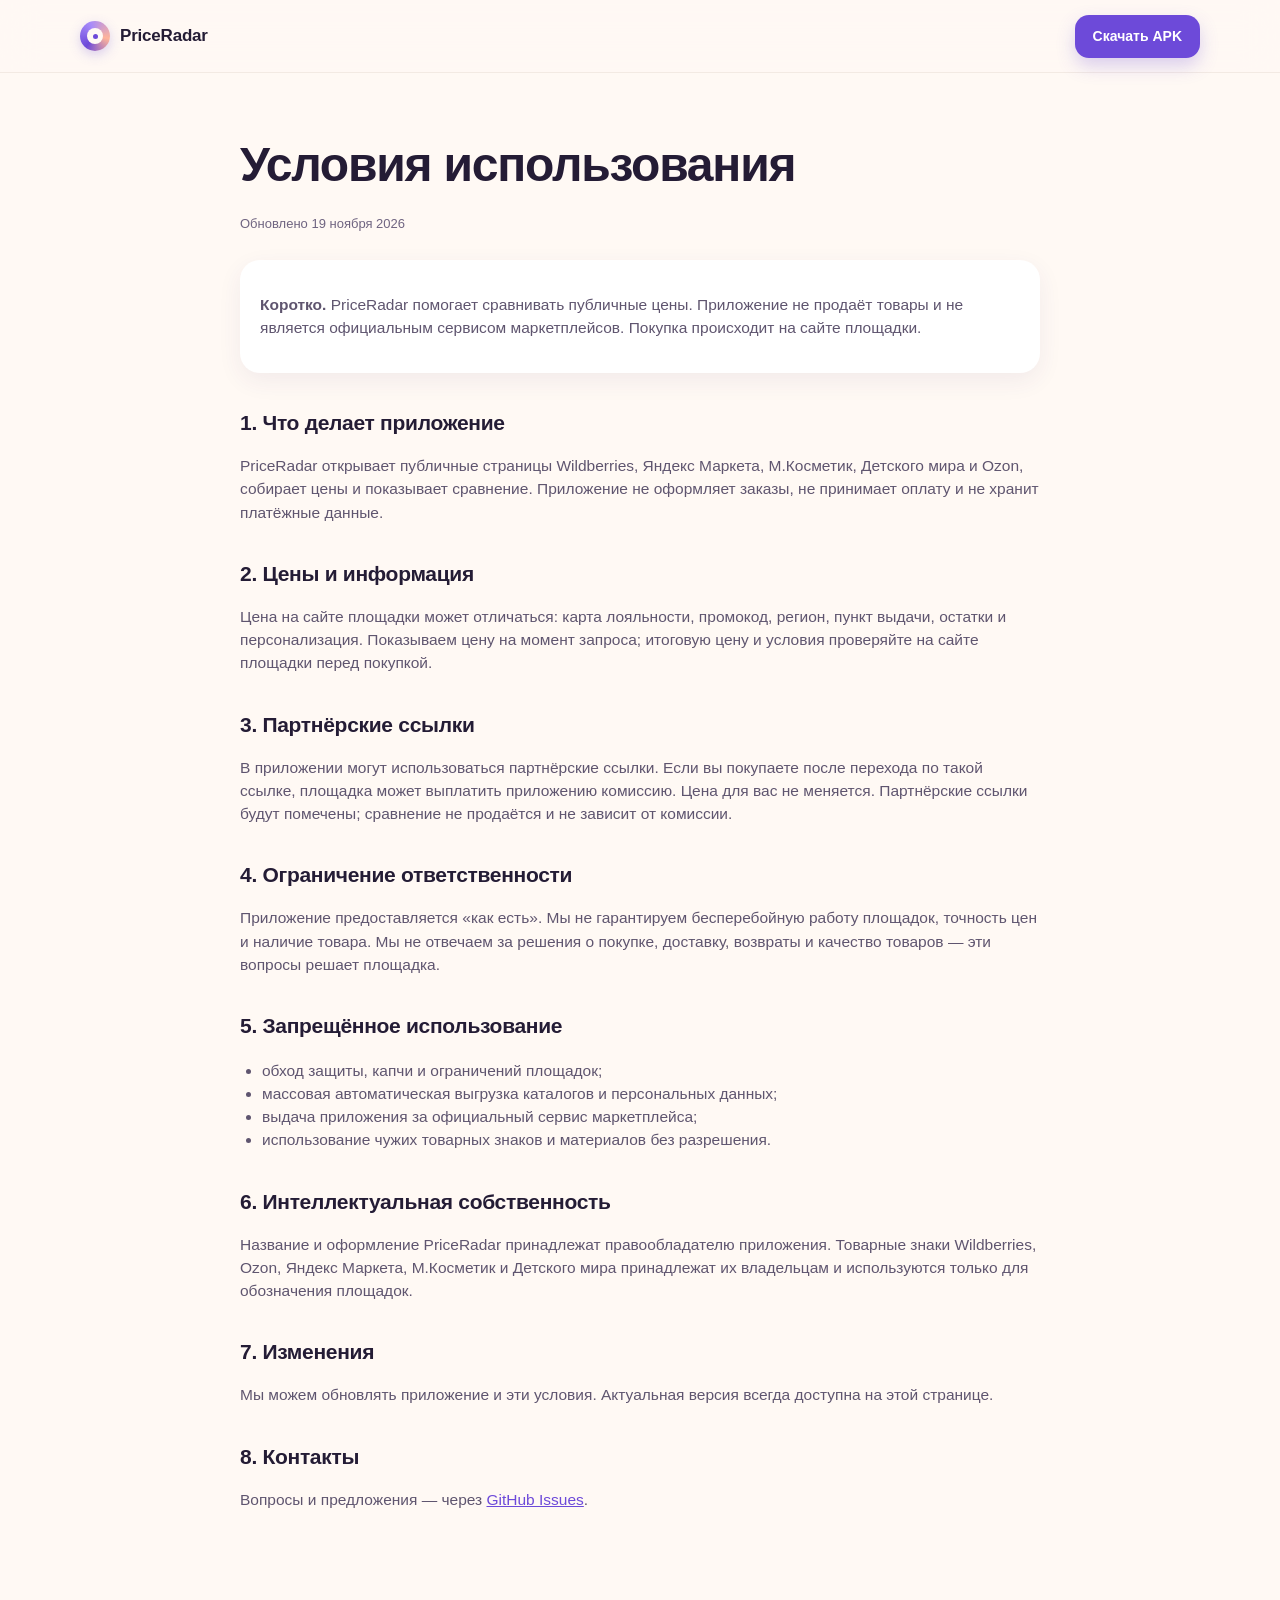
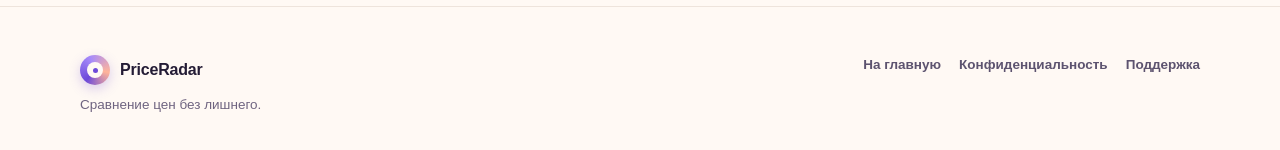
<file: landing/terms.html>
<!DOCTYPE html>
<html lang="ru">
<head>
  <meta charset="UTF-8">
  <meta name="viewport" content="width=device-width, initial-scale=1">
  <meta name="theme-color" content="#FFF9F4">
  <title>Условия использования — PriceRadar</title>
  <meta name="description" content="Условия использования PriceRadar: информационный сервис сравнения цен, не официальное приложение маркетплейсов.">
  <link rel="icon" href="icon.png">
  <link rel="stylesheet" href="style.css">
</head>
<body>
<header class="site-head">
  <div class="wrap head-inner">
    <a class="brand" href="./"><span class="brand-mark" aria-hidden="true"><i></i></span><span>PriceRadar</span></a>
    <a class="head-cta" href="index.html#download">Скачать APK</a>
  </div>
</header>

<main class="doc-page">
  <div class="wrap narrow">
    <h1>Условия использования</h1>
    <p class="updated">Обновлено 19 ноября 2026</p>

    <div class="doc-note">
      <p><b>Коротко.</b> PriceRadar помогает сравнивать публичные цены. Приложение не продаёт товары и не является официальным сервисом маркетплейсов. Покупка происходит на сайте площадки.</p>
    </div>

    <h2>1. Что делает приложение</h2>
    <p>PriceRadar открывает публичные страницы Wildberries, Яндекс Маркета, М.Косметик, Детского мира и Ozon, собирает цены и показывает сравнение. Приложение не оформляет заказы, не принимает оплату и не хранит платёжные данные.</p>

    <h2>2. Цены и информация</h2>
    <p>Цена на сайте площадки может отличаться: карта лояльности, промокод, регион, пункт выдачи, остатки и персонализация. Показываем цену на момент запроса; итоговую цену и условия проверяйте на сайте площадки перед покупкой.</p>

    <h2>3. Партнёрские ссылки</h2>
    <p>В приложении могут использоваться партнёрские ссылки. Если вы покупаете после перехода по такой ссылке, площадка может выплатить приложению комиссию. Цена для вас не меняется. Партнёрские ссылки будут помечены; сравнение не продаётся и не зависит от комиссии.</p>

    <h2>4. Ограничение ответственности</h2>
    <p>Приложение предоставляется «как есть». Мы не гарантируем бесперебойную работу площадок, точность цен и наличие товара. Мы не отвечаем за решения о покупке, доставку, возвраты и качество товаров — эти вопросы решает площадка.</p>

    <h2>5. Запрещённое использование</h2>
    <ul>
      <li>обход защиты, капчи и ограничений площадок;</li>
      <li>массовая автоматическая выгрузка каталогов и персональных данных;</li>
      <li>выдача приложения за официальный сервис маркетплейса;</li>
      <li>использование чужих товарных знаков и материалов без разрешения.</li>
    </ul>

    <h2>6. Интеллектуальная собственность</h2>
    <p>Название и оформление PriceRadar принадлежат правообладателю приложения. Товарные знаки Wildberries, Ozon, Яндекс Маркета, М.Косметик и Детского мира принадлежат их владельцам и используются только для обозначения площадок.</p>

    <h2>7. Изменения</h2>
    <p>Мы можем обновлять приложение и эти условия. Актуальная версия всегда доступна на этой странице.</p>

    <h2>8. Контакты</h2>
    <p>Вопросы и предложения — через <a href="https://github.com/luckyvoron-tech/priceradar/issues">GitHub Issues</a>.</p>
  </div>
</main>

<footer class="site-foot">
  <div class="wrap foot-inner">
    <div>
      <div class="brand small"><span class="brand-mark" aria-hidden="true"><i></i></span><span>PriceRadar</span></div>
      <p>Сравнение цен без лишнего.</p>
    </div>
    <div class="foot-links">
      <a href="index.html">На главную</a>
      <a href="privacy.html">Конфиденциальность</a>
      <a href="https://github.com/luckyvoron-tech/priceradar/issues">Поддержка</a>
    </div>
  </div>
</footer>
</body>
</html>
</file>
<file: app/app.css>
:root {
  --bg: #FFF9F4;
  --bg-2: #FFF3EC;
  --card: #FFFFFF;
  --ink: #241C35;
  --muted: #7E748C;
  --line: #EEE5DD;
  --primary: #6D4AD9;
  --primary-deep: #5433B8;
  --primary-soft: #EFE9FF;
  --peach: #FFB49A;
  --peach-soft: #FFF0E9;
  --success: #1F8A4C;
  --success-soft: #E6F7ED;
  --warn: #B66A0B;
  --danger: #D63C48;
  --radius: 24px;
  --shadow: 0 10px 30px rgba(65, 45, 110, 0.08);
  --shadow-soft: 0 4px 14px rgba(65, 45, 110, 0.06);
}

* { box-sizing: border-box; -webkit-tap-highlight-color: transparent; }

html, body {
  margin: 0;
  padding: 0;
  background: var(--bg);
  color: var(--ink);
  font-family: -apple-system, BlinkMacSystemFont, "Segoe UI", Roboto, "Helvetica Neue", Arial, sans-serif;
  font-size: 16px;
  line-height: 1.45;
}

body { padding-bottom: calc(84px + env(safe-area-inset-bottom)); }

#app { max-width: 620px; margin: 0 auto; position: relative; }

button, input { font: inherit; }
button { cursor: pointer; }

/* ---------- верх ---------- */
.topbar {
  display: flex; align-items: center; justify-content: space-between;
  padding: calc(14px + env(safe-area-inset-top)) 20px 4px;
}
.brand { display: flex; align-items: center; gap: 10px; }
.brand-mark {
  width: 30px; height: 30px; border-radius: 50%;
  background: conic-gradient(from 220deg, #6D4AD9, #A78BFA, #FFB49A, #6D4AD9);
  display: grid; place-items: center; position: relative;
  box-shadow: 0 4px 12px rgba(109, 74, 217, 0.25);
}
.brand-mark::before {
  content: ""; width: 16px; height: 16px; border-radius: 50%;
  background: var(--bg); position: absolute;
}
.brand-mark i {
  width: 5px; height: 5px; border-radius: 50%;
  background: var(--primary); position: relative;
}
.brand-name { font-weight: 800; letter-spacing: 0.2px; font-size: 17px; }
.round-btn {
  width: 40px; height: 40px; border-radius: 50%;
  border: 1px solid var(--line); background: rgba(255,255,255,0.8);
  color: var(--ink); font-weight: 800; font-size: 16px;
}

.hero {
  position: relative;
  padding: 20px 22px 66px;
  overflow: hidden;
}
.hero::before {
  content: ""; position: absolute; width: 230px; height: 230px;
  right: -80px; top: -70px; border-radius: 50%;
  background: radial-gradient(circle, #E9DFFF 0%, rgba(233,223,255,0) 70%);
}
.hero::after {
  content: ""; position: absolute; width: 210px; height: 210px;
  left: -90px; bottom: -80px; border-radius: 50%;
  background: radial-gradient(circle, #FFE3D8 0%, rgba(255,227,216,0) 70%);
}
.eyebrow {
  margin: 0 0 8px; font-size: 11.5px; font-weight: 800;
  letter-spacing: 1.5px; text-transform: uppercase; color: var(--primary);
}
.hero h1 {
  margin: 0; font-size: 38px; line-height: 1.05;
  letter-spacing: -1.2px; position: relative; z-index: 1;
}
.hero h1 span { color: var(--primary); }
.hero-sub {
  margin: 14px 0 0; max-width: 330px; color: #6C6180;
  font-size: 14.5px; line-height: 1.45; position: relative; z-index: 1;
}

main { padding: 0 16px 28px; }

.pane { display: none; animation: fade .22s ease; }
.pane.active { display: block; }
@keyframes fade { from { opacity: 0; transform: translateY(5px); } to { opacity: 1; transform: none; } }

/* ---------- поиск ---------- */
.search-card {
  margin-top: -42px; position: relative; z-index: 2;
  background: #fff; border-radius: 26px; padding: 16px;
  box-shadow: 0 16px 40px rgba(61, 40, 100, 0.12);
  border: 1px solid rgba(238, 229, 221, 0.7);
}
.search-label {
  display: block; font-size: 12px; font-weight: 700;
  color: var(--muted); margin: 0 2px 8px;
}
.searchbox { display: flex; gap: 8px; align-items: stretch; }
.q-wrap { position: relative; flex: 1; min-width: 0; display: flex; }
.q-wrap input {
  flex: 1; width: 100%; min-width: 0;
  padding: 15px 46px 15px 16px;
  border: 1.5px solid var(--line); border-radius: 16px;
  background: #FFFDFB; font-size: 16px; color: var(--ink); outline: none;
}
.q-wrap input:focus { border-color: var(--primary); background: #fff; }
.q-wrap input::placeholder { color: #AAA0B5; }
.searchbox.small input { flex: 1; padding: 12px 14px; border: 1.5px solid var(--line); border-radius: 14px; background: #fff; }
.q-clear {
  position: absolute; right: 8px; top: 50%; transform: translateY(-50%);
  width: 32px; height: 32px; border: 0; border-radius: 50%;
  background: #F2ECE5; color: #6C6280; font-size: 21px; line-height: 1;
  display: grid; place-items: center; padding: 0; z-index: 3;
}
input[type="search"]::-webkit-search-cancel-button,
input[type="search"]::-webkit-search-decoration { -webkit-appearance: none; display: none; }

.primary-btn {
  border: 0; background: var(--primary); color: #fff;
  font-size: 14.5px; font-weight: 800; padding: 14px 18px;
  border-radius: 16px; box-shadow: 0 8px 18px rgba(109, 74, 217, 0.28);
  transition: transform .12s ease, background .12s ease;
}
.primary-btn:active { transform: scale(0.97); background: var(--primary-deep); }
.primary-btn.wide { width: 100%; margin-top: 10px; }
.secondary-btn {
  border: 1.5px solid #D8CCFA; background: var(--primary-soft); color: var(--primary-deep);
  font-weight: 800; padding: 12px 16px; border-radius: 14px;
}
.secondary-btn.wide { width: 100%; margin-top: 10px; }
.ghost-wide {
  width: 100%; margin-top: 8px; border: 0; background: transparent;
  color: var(--muted); font-size: 13.5px; padding: 10px; text-decoration: underline;
}
.soft-btn {
  border: 1px solid var(--line); background: #fff; color: var(--ink);
  font-size: 13px; font-weight: 700; padding: 9px 13px; border-radius: 12px;
  box-shadow: var(--shadow-soft);
}
.round-btn:active, .soft-btn:active, .secondary-btn:active { transform: scale(0.98); }

.chips { display: flex; gap: 8px; overflow-x: auto; padding: 13px 0 2px; scrollbar-width: none; }
.chips::-webkit-scrollbar { display: none; }
.chip {
  flex: 0 0 auto; border: 1px solid var(--line); background: #FFFDFB;
  color: #5E5470; padding: 8px 14px; border-radius: 999px; font-size: 13px;
  transition: background .15s ease, border-color .15s ease;
}
.chip:active { background: var(--primary-soft); border-color: #D8CCFA; }
.search-hint { margin: 10px 2px 0; color: #9B91A8; font-size: 11.5px; }

.status { min-height: 20px; color: var(--muted); font-size: 13.5px; padding: 8px 2px 2px; }
.status .progress { color: var(--primary); font-weight: 700; }

/* ---------- пустое состояние ---------- */
.empty-state { text-align: center; padding: 26px 6px 10px; }
.empty-orbit {
  width: 78px; height: 78px; margin: 0 auto 14px; border-radius: 50%;
  background: linear-gradient(135deg, #EFE9FF, #FFE8DE);
  display: grid; place-items: center; position: relative;
  box-shadow: inset 0 0 0 1px rgba(109,74,217,.08);
}
.empty-orbit::before, .empty-orbit::after {
  content: ""; position: absolute; border-radius: 50%;
  border: 1px solid rgba(109, 74, 217, 0.18);
}
.empty-orbit::before { inset: 8px; }
.empty-orbit::after { inset: 18px; }
.empty-orbit span { font-size: 26px; font-weight: 900; color: var(--primary); position: relative; z-index: 1; }
.empty-state h2 { margin: 0 0 6px; font-size: 20px; letter-spacing: -0.3px; }
.empty-state p { margin: 0 auto; max-width: 300px; color: var(--muted); font-size: 13.5px; }

.trust-grid {
  display: grid; grid-template-columns: repeat(3, 1fr); gap: 8px;
  margin: 20px 0 16px;
}
.trust-item {
  background: #fff; border: 1px solid #F3ECE5; border-radius: 16px;
  padding: 11px 6px; display: flex; flex-direction: column; gap: 2px;
  box-shadow: var(--shadow-soft);
}
.trust-item b { font-size: 14px; color: var(--ink); }
.trust-item span { font-size: 10.5px; color: var(--muted); }

.benefits { display: grid; gap: 8px; text-align: left; }
.benefits > div {
  display: flex; align-items: center; gap: 10px;
  background: #fff; border-radius: 16px; padding: 10px 12px;
  box-shadow: var(--shadow-soft);
}
.benefits > div > span {
  width: 34px; height: 34px; border-radius: 11px; background: var(--peach-soft);
  display: grid; place-items: center; font-size: 17px; flex: 0 0 auto;
}
.benefits p { margin: 0; font-size: 12.5px; color: var(--muted); line-height: 1.35; }
.benefits b { display: block; color: var(--ink); font-size: 13.5px; }

/* ---------- заголовки ---------- */
.section-title {
  display: flex; align-items: baseline; justify-content: space-between;
  margin: 20px 2px 8px; font-size: 14px; font-weight: 800;
  color: #4A405C; letter-spacing: 0.1px;
}
.section-title .savings { color: var(--success); font-size: 12.5px; }

.page-head {
  display: flex; align-items: flex-end; justify-content: space-between;
  gap: 12px; margin: 4px 2px 10px;
}
.page-head h2 { margin: 0; font-size: 25px; letter-spacing: -0.7px; }
.page-head .eyebrow { margin-bottom: 2px; }

.hint { color: var(--muted); font-size: 12.5px; margin: 4px 2px 12px; line-height: 1.4; }

/* ---------- карточки товара ---------- */
.card {
  display: flex; gap: 12px; background: var(--card);
  border-radius: 22px; padding: 12px; margin: 10px 0;
  box-shadow: var(--shadow-soft); border: 1px solid #F5EEE8;
  align-items: flex-start; position: relative;
}
.card.best {
  border-color: #C9EBD7; background: linear-gradient(180deg, #FFFFFF 0%, #F6FDF9 100%);
  box-shadow: 0 10px 26px rgba(31, 138, 76, 0.10);
}
.card .thumb {
  width: 82px; height: 82px; border-radius: 16px; object-fit: cover;
  background: #F7F1EB; flex: 0 0 auto;
}
.card .body { flex: 1; min-width: 0; }
.card .title { font-size: 13.5px; font-weight: 700; line-height: 1.32; color: var(--ink); margin-bottom: 4px; }
.card .title a { color: var(--ink); text-decoration: none; }
.card .price { font-size: 20px; font-weight: 900; letter-spacing: -0.3px; line-height: 1.15; }
.card .price.best { color: var(--success); }
.card .meta { color: var(--muted); font-size: 11.5px; margin-top: 3px; }
.card .meta b { color: #5D5270; }
.card .actions { display: flex; flex-direction: column; gap: 6px; align-items: flex-end; flex: 0 0 auto; }
.card .buy-btn {
  border: 0; background: var(--primary); color: #fff;
  font-size: 12px; font-weight: 800; padding: 9px 12px; border-radius: 11px;
  white-space: nowrap;
}
.card .buy-btn:active { background: var(--primary-deep); }
.card .mini-btn {
  width: 34px; height: 34px; border: 1px solid #EFE6DF; border-radius: 10px;
  background: #FFFDFB; color: #6C6280; font-size: 15px;
  display: grid; place-items: center;
}
.card .mini-btn.danger { color: var(--danger); background: #FFF6F6; border-color: #F8DADA; }
.badge {
  display: inline-flex; align-items: center; gap: 4px;
  margin-top: 5px; font-size: 10px; font-weight: 800;
  padding: 3px 8px; border-radius: 999px; letter-spacing: 0.2px;
}
.badge.cheap { background: var(--success-soft); color: var(--success); }
.badge.platform {
  background: #F5F1EC; color: #6C6070; font-weight: 700;
}
.old-price { color: #A79DAF; font-size: 11.5px; text-decoration: line-through; margin-left: 5px; }

.seed-box { margin-top: 12px; }
.seed-box .card { background: #fff; border-color: #E9DEFA; }
.seed-label {
  display: flex; align-items: center; gap: 6px;
  font-size: 11px; font-weight: 800; color: var(--primary);
  text-transform: uppercase; letter-spacing: 1px; margin: 4px 2px 0;
}

/* ---------- рекомендация / статусы ---------- */
.advice {
  margin: 2px 2px 12px; padding: 11px 14px;
  border-radius: 14px; font-size: 12.5px; line-height: 1.4;
}
.advice.buy { background: var(--success-soft); color: #176B3B; }
.advice.wait { background: #FDECEC; color: #96323A; }
.advice.unknown { background: #F5F2ED; color: #70665A; }

.pstatus {
  display: flex; gap: 8px; align-items: flex-start;
  font-size: 12.5px; line-height: 1.35;
  padding: 9px 12px; border-radius: 12px; margin: 6px 0;
}
.pstatus.error { background: #FFF1EE; color: #8F3A2D; }
.pstatus.empty { background: #F5F2ED; color: #6B6257; }

#seed-error {
  margin: 12px 0; padding: 14px; border-radius: 16px;
  background: #FFF1EE; color: #8F3A2D; font-size: 13px; line-height: 1.4;
}
#seed-error button { width: 100%; margin-top: 10px; }

/* ---------- история ---------- */
.history-head {
  display: flex; justify-content: space-between; align-items: center;
  margin: 16px 2px 2px; font-size: 11.5px; color: var(--muted);
  text-transform: uppercase; letter-spacing: 1px; font-weight: 800;
}
.history-head button { border: 0; background: none; color: var(--primary); font-size: 12px; text-transform: none; letter-spacing: 0; }
.history .chips { padding-top: 6px; }
.history .chip { background: #F7F1EB; border-color: transparent; }

/* ---------- треки ---------- */
.track-card {
  background: #fff; border-radius: 22px; padding: 13px;
  margin: 10px 0; box-shadow: var(--shadow-soft); border: 1px solid #F5EEE8;
}
.track-top { display: flex; gap: 11px; align-items: flex-start; }
.track-top img {
  width: 56px; height: 56px; border-radius: 14px; object-fit: cover;
  background: #F7F1EB; flex: 0 0 auto;
}
.track-top .body { flex: 1; min-width: 0; }
.track-top .title { font-size: 13px; font-weight: 700; line-height: 1.3; }
.track-top .price { font-size: 19px; font-weight: 900; margin-top: 2px; }
.track-top .meta { font-size: 11.5px; color: var(--muted); }
.track-actions { display: flex; gap: 6px; flex: 0 0 auto; }
.spark { width: 100%; height: 38px; margin-top: 8px; display: block; }
.track-card .advice { margin: 8px 0 0; padding: 8px 10px; }

/* ---------- список желаний ---------- */
.wish-card {
  display: flex; align-items: center; gap: 11px;
  background: #fff; border-radius: 18px; padding: 12px 13px;
  margin: 9px 0; box-shadow: var(--shadow-soft); border: 1px solid #F5EEE8;
}
.wish-card .body { flex: 1; min-width: 0; }
.wish-card .title { font-size: 13.5px; font-weight: 700; }
.wish-card .meta { font-size: 11.5px; color: var(--muted); }
.wish-card .price { font-size: 15px; font-weight: 800; }

/* ---------- помощь ---------- */
.info-card {
  background: #fff; border-radius: 22px; padding: 16px;
  margin: 10px 0; box-shadow: var(--shadow-soft); border: 1px solid #F5EEE8;
}
.info-card h3 { margin: 0 0 10px; font-size: 16px; letter-spacing: -0.2px; }
.info-card .hint { margin: 0 0 10px; }
.steps { display: grid; gap: 9px; }
.step { display: flex; gap: 11px; align-items: flex-start; }
.step span {
  width: 28px; height: 28px; flex: 0 0 auto; border-radius: 9px;
  background: var(--primary-soft); color: var(--primary);
  font-weight: 900; font-size: 13px; display: grid; place-items: center;
}
.step b { font-size: 13px; }
.step p { margin: 1px 0 0; color: var(--muted); font-size: 12px; line-height: 1.35; }

.faq details { border-top: 1px solid #F4EDE7; padding: 11px 0; }
.faq details:first-of-type { border-top: 0; padding-top: 0; }
.faq summary { cursor: pointer; font-weight: 700; font-size: 13px; list-style: none; }
.faq summary::-webkit-details-marker { display: none; }
.faq summary::after { content: "＋"; float: right; color: var(--primary); font-weight: 800; }
.faq details[open] summary::after { content: "−"; }
.faq p { margin: 7px 0 0; color: var(--muted); font-size: 12.5px; line-height: 1.4; }

.cashback { display: grid; gap: 7px; }
.cashback label {
  display: flex; justify-content: space-between; align-items: center;
  background: #FBF7F2; border-radius: 13px; padding: 10px 12px;
  font-size: 13px;
}
.cashback input {
  width: 70px; padding: 7px 9px; border: 1.5px solid var(--line);
  border-radius: 9px; font-size: 14px; text-align: center; background: #fff;
}

.about { text-align: center; margin: 24px 0 8px; font-size: 12px; color: var(--muted); }
.about p { margin: 4px 0; }
.muted { color: var(--muted); }

/* ---------- нижняя навигация ---------- */
#tabs {
  position: fixed; left: 0; right: 0; bottom: 0;
  display: flex; max-width: 620px; margin: 0 auto;
  background: rgba(255, 253, 250, 0.94);
  backdrop-filter: blur(18px); -webkit-backdrop-filter: blur(18px);
  border-top: 1px solid var(--line);
  padding: 7px 8px calc(7px + env(safe-area-inset-bottom));
  z-index: 20;
}
#tabs .tab {
  flex: 1; border: 0; background: none; color: #9A90A8;
  font-size: 10px; font-weight: 700; display: flex;
  flex-direction: column; align-items: center; gap: 3px;
  padding: 5px 0; border-radius: 13px;
}
#tabs .tab span { font-size: 20px; line-height: 1; opacity: 0.65; }
#tabs .tab.active { color: var(--primary); }
#tabs .tab.active span { opacity: 1; }
#tabs .tab.active { background: #F7F2FF; }

/* ---------- модалки ---------- */
.modal {
  position: fixed; inset: 0; background: rgba(36, 28, 53, 0.5);
  display: grid; place-items: center; padding: 20px; z-index: 50;
}
.modal.hidden, .toast.hidden, .hidden { display: none !important; }
.modal-card {
  background: #fff; border-radius: 26px; padding: 24px 20px;
  width: 100%; max-width: 420px;
  box-shadow: 0 30px 70px rgba(30, 20, 60, 0.3);
  animation: pop .22s ease;
}
@keyframes pop { from { transform: scale(0.96); opacity: 0; } to { transform: none; opacity: 1; } }
.modal-card h2 { margin: 4px 0 8px; font-size: 24px; letter-spacing: -0.6px; }
.modal-card p { color: #5C5470; font-size: 13.5px; line-height: 1.45; }
.onb-logo { display: flex; justify-content: center; margin-bottom: 12px; }
.onb-logo .brand-mark { width: 54px; height: 54px; }
.onb-logo .brand-mark::before { width: 28px; height: 28px; }
.onb-logo .brand-mark i { width: 8px; height: 8px; }
.onb-emoji { font-size: 42px; text-align: center; }
.onb-list { padding-left: 18px; color: #5C5470; font-size: 13px; line-height: 1.45; }
.onb-list li { margin: 6px 0; }
.warn {
  background: #FFF3E4; color: #855410 !important;
  padding: 10px 12px; border-radius: 12px; font-size: 12px !important;
}
.row { display: flex; gap: 9px; margin-top: 14px; }
.row button { flex: 1; }

/* ---------- тост ---------- */
.toast {
  position: fixed; left: 50%; bottom: calc(96px + env(safe-area-inset-bottom));
  transform: translateX(-50%);
  background: rgba(36, 28, 53, 0.96); color: #fff;
  padding: 10px 16px; border-radius: 13px; font-size: 12.5px;
  z-index: 60; max-width: 88%; text-align: center;
  box-shadow: 0 10px 30px rgba(20, 10, 40, 0.25);
}

/* ---------- баннер обновления ---------- */
.update {
  display: flex; align-items: center; gap: 10px;
  margin: 10px 16px 0; padding: 10px 12px;
  background: var(--primary-soft); border: 1px solid #DDD1FA;
  border-radius: 14px;
}
.update-text { flex: 1; font-size: 12.5px; color: #4B3E77; }
.update-btn {
  border: 0; background: var(--primary); color: #fff;
  padding: 7px 12px; border-radius: 10px; font-size: 12px; font-weight: 800;
}
.update-close { border: 0; background: none; color: #7C6FA0; font-size: 20px; line-height: 1; }

.link-btn {
  border: 0; background: none; color: var(--primary);
  font-size: inherit; text-decoration: underline; padding: 0;
}

/* ---------- скелетон ---------- */
.skeleton {
  height: 104px; border-radius: 22px;
  background: linear-gradient(90deg, #F6F1EC 25%, #FCF8F4 50%, #F6F1EC 75%);
  background-size: 200% 100%; animation: shimmer 1.2s infinite; margin: 10px 0;
}
@keyframes shimmer { from { background-position: 200% 0; } to { background-position: -200% 0; } }

/* ---------- адаптив ---------- */
@media (max-width: 380px) {
  .hero h1 { font-size: 32px; }
  .hero { padding-left: 18px; padding-right: 18px; }
  .primary-btn { padding-left: 14px; padding-right: 14px; }
  .card .thumb { width: 70px; height: 70px; }
  .card .buy-btn { padding: 8px 10px; font-size: 11px; }
}
.empty-emoji { font-size: 42px; margin-bottom: 6px; }
.wide-ghost { width: 100%; }

/* кнопки в треках и списке */
.track-actions { display: flex; gap: 6px; flex: 0 0 auto; align-items: flex-start; }
.mini-btn {
  width: 34px; height: 34px; border: 1px solid #EFE6DF; border-radius: 10px;
  background: #FFFDFB; color: #6C6280; font-size: 15px;
  display: grid; place-items: center;
}
.mini-btn.danger { color: var(--danger); background: #FFF6F6; border-color: #F8DADA; }
.wish-card .price { font-size: 15px; font-weight: 800; }

/* на внутренних вкладках hero не занимает пол-экрана */
body:not(.tab-search) .hero { display: none; }
body:not(.tab-search) main { padding-top: 18px; }

/* ---------- город и состояние магазина ---------- */
.search-top { display: flex; align-items: center; justify-content: space-between; gap: 10px; margin: 0 2px 8px; }
.search-top .search-label { margin: 0; }
.geo-chip {
  display: inline-flex; align-items: center; gap: 5px; flex: 0 0 auto;
  border: 1px solid #E7DDFA; background: #F7F2FF; color: var(--primary-deep);
  border-radius: 999px; padding: 6px 10px; font-size: 11.5px; font-weight: 800;
  max-width: 48%;
}
.geo-chip span:last-child { overflow: hidden; text-overflow: ellipsis; white-space: nowrap; }
.geo-pin { font-size: 11px; }
.geo-list { display: grid; grid-template-columns: 1fr 1fr; gap: 6px; margin: 12px 0 4px; max-height: 210px; overflow: auto; }
.geo-list button {
  border: 1px solid #EEE5DD; background: #FFFDFB; color: var(--ink);
  border-radius: 10px; padding: 9px 8px; font-size: 12px; text-align: left;
}
.geo-list button:active { background: var(--primary-soft); }
.magnit-state { margin: 8px 2px 0; font-size: 12.5px; color: #9A90A8; text-align: center; }
.magnit-state.ok { color: var(--success); font-weight: 700; }
.geo-caret { font-size: 9px; opacity: .65; margin-left: 1px; }

/* переключатели площадок */
.platform-toggles { display: grid; gap: 2px; }
.toggle-row {
  display: flex; align-items: center; justify-content: space-between;
  gap: 12px; padding: 9px 2px; font-size: 13.5px; font-weight: 600;
}
.toggle-row input { position: absolute; opacity: 0; pointer-events: none; }
.switch {
  width: 42px; height: 24px; border-radius: 999px; background: #E8E0D8;
  position: relative; flex: 0 0 auto; transition: background .15s ease;
}
.switch::after {
  content: ""; position: absolute; width: 18px; height: 18px; border-radius: 50%;
  background: #fff; top: 3px; left: 3px; transition: transform .15s ease;
  box-shadow: 0 2px 5px rgba(40, 25, 70, .2);
}
.toggle-row input:checked + .switch { background: var(--primary); }
.toggle-row input:checked + .switch::after { transform: translateX(18px); }
</file>
<file: docs/style.css>
:root {
  --ink: #2B2440;
  --muted: #6C6280;
  --bg: #FFF8F3;
  --primary: #7C5CD6;
  --accent: #FF9A8B;
  --card: #fff;
}
* { box-sizing: border-box; }
body {
  margin: 0;
  background: var(--bg);
  color: var(--ink);
  font-family: -apple-system, BlinkMacSystemFont, "Segoe UI", Roboto, Arial, sans-serif;
  line-height: 1.5;
}
.hero {
  text-align: center;
  padding: 54px 20px 44px;
  background: linear-gradient(135deg, #EDE4FF 0%, #FFE8E1 100%);
  border-radius: 0 0 40px 40px;
}
.icon { width: 92px; height: 92px; border-radius: 24px; box-shadow: 0 10px 30px rgba(90, 60, 160, .25); }
h1 { margin: 14px 0 6px; font-size: 40px; letter-spacing: -.5px; }
.tagline { margin: 0 auto 22px; max-width: 520px; color: #5C5470; font-size: 17px; }
.download {
  display: inline-block;
  background: var(--primary);
  color: #fff;
  text-decoration: none;
  font-weight: 700;
  padding: 16px 30px;
  border-radius: 18px;
  box-shadow: 0 10px 26px rgba(124, 92, 214, .35);
}
.download:active { transform: scale(.98); }
.small { color: #7C7390; font-size: 13px; margin-top: 12px; }

main { max-width: 980px; margin: 0 auto; padding: 30px 18px 60px; }
.features {
  display: grid;
  grid-template-columns: repeat(auto-fit, minmax(210px, 1fr));
  gap: 14px;
}
.feature {
  background: var(--card);
  border-radius: 20px;
  padding: 20px;
  box-shadow: 0 8px 24px rgba(70, 50, 120, .07);
}
.feature span { font-size: 26px; }
.feature h3 { margin: 8px 0 4px; font-size: 17px; }
.feature p { margin: 0; color: var(--muted); font-size: 14px; }

.shots {
  display: grid;
  grid-template-columns: repeat(auto-fit, minmax(240px, 1fr));
  gap: 18px;
  margin: 34px 0;
}
.shots img {
  width: 100%;
  border-radius: 26px;
  box-shadow: 0 16px 40px rgba(70, 50, 120, .16);
}

.how, .faq { background: #fff; border-radius: 24px; padding: 24px; margin: 18px 0; box-shadow: 0 8px 24px rgba(70, 50, 120, .07); }
h2 { margin-top: 0; font-size: 22px; }
.how ol { padding-left: 20px; color: var(--muted); }
.how li { margin: 8px 0; }
.note { background: #FFF4E3; color: #8A5A12; padding: 12px 14px; border-radius: 14px; font-size: 14px; }
details { margin: 10px 0; }
summary { font-weight: 600; cursor: pointer; }
details p { color: var(--muted); margin: 6px 0 0; font-size: 14px; }

footer { text-align: center; color: var(--muted); font-size: 13px; margin-top: 30px; }
footer a { color: var(--primary); }
</file>
<file: landing/style.css>
:root {
  --bg: #fff9f4;
  --bg-2: #fff3ec;
  --ink: #241c35;
  --muted: #6f6480;
  --line: #eee4dc;
  --primary: #6d4ad9;
  --primary-deep: #5433b8;
  --primary-soft: #efe9ff;
  --peach: #ffb49a;
  --success: #1f8a4c;
  --card: #ffffff;
  --shadow: 0 18px 50px rgba(65, 45, 110, 0.10);
  --shadow-soft: 0 8px 24px rgba(65, 45, 110, 0.07);
  --radius: 28px;
}

* { box-sizing: border-box; }
html { scroll-behavior: smooth; }
body {
  margin: 0;
  background: var(--bg);
  color: var(--ink);
  font-family: -apple-system, BlinkMacSystemFont, "Segoe UI", Roboto, "Helvetica Neue", Arial, sans-serif;
  font-size: 17px;
  line-height: 1.5;
  -webkit-font-smoothing: antialiased;
}
img { max-width: 100%; display: block; }
a { color: inherit; }
button, a { -webkit-tap-highlight-color: transparent; }

.wrap { width: min(1120px, calc(100% - 48px)); margin: 0 auto; }
.narrow { max-width: 800px; }

/* ---------- header ---------- */
.site-head {
  position: sticky; top: 0; z-index: 30;
  background: rgba(255, 249, 244, 0.86);
  backdrop-filter: blur(18px);
  -webkit-backdrop-filter: blur(18px);
  border-bottom: 1px solid rgba(238, 228, 220, 0.7);
}
.head-inner { display: flex; align-items: center; justify-content: space-between; height: 72px; gap: 18px; }
.brand { display: flex; align-items: center; gap: 10px; text-decoration: none; font-weight: 800; letter-spacing: -0.2px; }
.brand.small { font-size: 16px; }
.brand-mark {
  width: 30px; height: 30px; border-radius: 50%; flex: 0 0 auto;
  background: conic-gradient(from 220deg, #6d4ad9, #a78bfa, #ffb49a, #6d4ad9);
  display: grid; place-items: center; position: relative;
  box-shadow: 0 4px 12px rgba(109, 74, 217, 0.25);
}
.brand-mark::before { content: ""; width: 16px; height: 16px; border-radius: 50%; background: var(--bg); position: absolute; }
.brand-mark i { width: 5px; height: 5px; border-radius: 50%; background: var(--primary); position: relative; }
.brand-mark.big { width: 160px; height: 160px; }
.brand-mark.big::before { width: 92px; height: 92px; }
.brand-mark.big i { width: 26px; height: 26px; }

.nav { display: flex; gap: 26px; font-size: 14px; font-weight: 600; color: #5d536f; }
.nav a { text-decoration: none; }
.nav a:hover { color: var(--primary); }
.head-cta {
  display: inline-flex; align-items: center; justify-content: center;
  background: var(--primary); color: #fff; text-decoration: none;
  font-size: 14px; font-weight: 800; padding: 11px 18px; border-radius: 14px;
  box-shadow: 0 8px 18px rgba(109, 74, 217, 0.25);
}
.head-cta:hover { background: var(--primary-deep); }

/* ---------- hero ---------- */
.hero {
  position: relative; overflow: hidden;
  padding: 72px 0 42px;
  background:
    radial-gradient(600px 400px at 88% 8%, #e9dfff 0%, rgba(233,223,255,0) 70%),
    radial-gradient(560px 420px at 4% 92%, #ffe3d8 0%, rgba(255,227,216,0) 72%);
}
.hero-grid { display: grid; grid-template-columns: 1.05fr 0.95fr; gap: 48px; align-items: center; }
.eyebrow {
  margin: 0 0 12px; font-size: 12px; font-weight: 800;
  letter-spacing: 1.8px; text-transform: uppercase; color: var(--primary);
}
.hero h1 {
  margin: 0; font-size: clamp(46px, 6vw, 78px); line-height: 0.98;
  letter-spacing: -2.4px; font-weight: 900;
}
.hero h1 span { color: var(--primary); }
.lead { max-width: 520px; margin: 22px 0 0; color: #5f556f; font-size: 18px; line-height: 1.5; }
.hero-actions { display: flex; flex-wrap: wrap; gap: 12px; margin-top: 28px; }
.btn {
  display: inline-flex; align-items: center; justify-content: center;
  min-height: 52px; padding: 0 24px; border-radius: 16px;
  font-size: 15px; font-weight: 800; text-decoration: none;
  transition: transform .15s ease, background .15s ease, box-shadow .15s ease;
}
.btn:active { transform: scale(0.98); }
.btn.primary { background: var(--primary); color: #fff; box-shadow: 0 12px 28px rgba(109, 74, 217, 0.28); }
.btn.primary:hover { background: var(--primary-deep); }
.btn.ghost { border: 1.5px solid #ded4e8; background: rgba(255,255,255,0.6); color: var(--ink); }
.btn.ghost:hover { background: #fff; }
.btn.light { background: #fff; color: var(--primary-deep); }
.btn.outline-light { border: 1.5px solid rgba(255,255,255,0.35); color: #fff; }
.hero-meta { display: flex; flex-wrap: wrap; gap: 8px; margin-top: 20px; }
.hero-meta span {
  font-size: 12px; font-weight: 700; color: #6f6480;
  background: rgba(255,255,255,0.65); border: 1px solid rgba(238,228,220,0.9);
  border-radius: 999px; padding: 6px 11px;
}

.hero-visual { position: relative; display: flex; justify-content: center; }
.phone {
  width: min(300px, 78vw);
  padding: 9px; background: #241c35; border-radius: 40px;
  box-shadow: 0 30px 70px rgba(43, 30, 80, 0.28);
  transform: rotate(2deg);
}
.phone img { border-radius: 31px; width: 100%; }
.phone.small { width: 210px; padding: 7px; border-radius: 30px; transform: none; box-shadow: 0 20px 45px rgba(43,30,80,.18); }
.phone.small img { border-radius: 23px; }

.float-card {
  position: absolute; display: flex; align-items: center; gap: 10px;
  background: #fff; border-radius: 16px; padding: 10px 13px;
  box-shadow: 0 14px 34px rgba(55, 35, 100, 0.16);
  font-size: 12px; line-height: 1.25;
}
.float-card b { display: block; font-size: 13px; }
.float-card small { color: #8a8098; font-size: 10.5px; }
.float-ico {
  width: 32px; height: 32px; flex: 0 0 auto; border-radius: 11px;
  background: var(--primary-soft); color: var(--primary);
  display: grid; place-items: center; font-size: 15px; font-weight: 900;
}
.float-card.saving { left: -48px; top: 31%; animation: float 5s ease-in-out infinite; }
.float-card.safe { right: -32px; bottom: 12%; animation: float 6s ease-in-out infinite reverse; }
@keyframes float { 0%,100% { transform: translateY(0); } 50% { transform: translateY(-8px); } }

/* ---------- platforms ---------- */
.platform-strip { display: flex; align-items: center; flex-wrap: wrap; gap: 8px; margin-top: 52px; padding-top: 20px; border-top: 1px solid rgba(238,228,220,.8); }
.platform-label { font-size: 12px; font-weight: 800; color: #9a90a8; letter-spacing: 1px; text-transform: uppercase; margin-right: 6px; }
.platform-pill { font-size: 12.5px; font-weight: 800; padding: 7px 12px; border-radius: 10px; background: #fff; box-shadow: var(--shadow-soft); }
.platform-pill.wb { color: #7b2ff7; }
.platform-pill.ym { color: #f0a000; }
.platform-pill.mg { color: #d63c48; }
.platform-pill.dm { color: #2b7fd4; }
.platform-soon { font-size: 12px; color: #9a90a8; padding: 7px 10px; }

/* ---------- sections ---------- */
.section { padding: 84px 0; }
.section.soft { background: linear-gradient(180deg, #fff3ec 0%, #fff9f4 100%); }
.section-head { max-width: 660px; margin-bottom: 34px; }
.section-head.narrow { margin-left: auto; margin-right: auto; text-align: center; }
.section-head h2 { margin: 0; font-size: clamp(30px, 4vw, 46px); letter-spacing: -1.4px; line-height: 1.08; }
.section-head p:last-child { margin: 14px 0 0; color: var(--muted); font-size: 16px; }

.features { display: grid; grid-template-columns: repeat(3, 1fr); gap: 16px; }
.feature {
  background: var(--card); border-radius: var(--radius); padding: 26px 24px;
  box-shadow: var(--shadow-soft); border: 1px solid rgba(238,228,220,.7);
}
.feature h3 { margin: 16px 0 6px; font-size: 18px; letter-spacing: -0.3px; }
.feature p { margin: 0; color: var(--muted); font-size: 14.5px; }
.f-ico {
  width: 44px; height: 44px; border-radius: 14px;
  background: var(--primary-soft); color: var(--primary);
  display: grid; place-items: center;
}
.f-ico svg { width: 23px; height: 23px; }
.feature:nth-child(2n) .f-ico { background: #fff0e9; color: #d06b4b; }
.feature:nth-child(3n) .f-ico { background: #eaf7ef; color: var(--success); }

.steps { display: grid; grid-template-columns: repeat(3, 1fr); gap: 16px; }
.step {
  background: #fff; border-radius: var(--radius); padding: 26px;
  box-shadow: var(--shadow-soft); position: relative;
}
.step-num {
  display: grid; place-items: center; width: 38px; height: 38px;
  border-radius: 12px; background: var(--primary); color: #fff;
  font-weight: 900; font-size: 15px;
}
.step h3 { margin: 18px 0 6px; font-size: 18px; }
.step p { margin: 0; color: var(--muted); font-size: 14.5px; }

/* ---------- gallery ---------- */
.gallery { display: grid; grid-template-columns: repeat(3, 1fr); gap: 20px; align-items: end; }
.gallery figure { margin: 0; text-align: center; }
.gallery .phone { margin: 0 auto; }
.gallery figcaption { margin-top: 14px; font-size: 13px; font-weight: 700; color: #7b718b; }

/* ---------- faq ---------- */
.faq details {
  background: #fff; border-radius: 18px; padding: 18px 20px; margin: 9px 0;
  box-shadow: var(--shadow-soft);
}
.faq summary { cursor: pointer; font-weight: 800; font-size: 15.5px; list-style: none; }
.faq summary::-webkit-details-marker { display: none; }
.faq summary::after { content: "＋"; float: right; color: var(--primary); font-weight: 900; }
.faq details[open] summary::after { content: "−"; }
.faq p { margin: 10px 0 0; color: var(--muted); font-size: 14.5px; }

/* ---------- download ---------- */
.download {
  padding: 78px 0;
  background:
    radial-gradient(700px 360px at 82% 20%, rgba(255,180,154,.35), transparent 70%),
    radial-gradient(600px 360px at 10% 80%, rgba(167,139,250,.35), transparent 70%),
    #241c35;
  color: #fff;
}
.download-inner { display: flex; align-items: center; justify-content: space-between; gap: 40px; }
.download .eyebrow { color: #c8b8ff; }
.download h2 { margin: 0; font-size: clamp(34px, 4.5vw, 52px); letter-spacing: -1.5px; }
.download p { max-width: 560px; color: #d8d0e6; margin: 14px 0 0; }
.download .hero-actions { margin-top: 24px; }
.checksum { margin-top: 18px; color: #bdb2d0; font-size: 12px; }
.checksum summary { cursor: pointer; }
.checksum code { display: block; margin-top: 8px; word-break: break-all; color: #efe9ff; font-size: 11px; }
.download-art { flex: 0 0 auto; opacity: .9; }
.download-art .brand-mark::before { background: #241c35; }

/* ---------- footer ---------- */
.site-foot { background: #fff9f4; padding: 48px 0 34px; border-top: 1px solid var(--line); }
.foot-inner { display: flex; justify-content: space-between; gap: 30px; align-items: flex-start; }
.site-foot p { margin: 10px 0 0; color: var(--muted); font-size: 13.5px; max-width: 420px; }
.foot-links { display: flex; flex-wrap: wrap; gap: 18px; font-size: 13.5px; font-weight: 700; }
.foot-links a { text-decoration: none; color: #5d536f; }
.foot-links a:hover { color: var(--primary); }
.legal { margin-top: 30px; padding-top: 20px; border-top: 1px solid var(--line); color: #9a90a8; font-size: 11.5px; }
.legal p { margin: 0 0 8px; max-width: none; font-size: 11.5px; }

/* ---------- responsive ---------- */
@media (max-width: 940px) {
  .hero-grid { grid-template-columns: 1fr; gap: 42px; }
  .hero-copy { text-align: center; }
  .lead { margin-left: auto; margin-right: auto; }
  .hero-actions, .hero-meta { justify-content: center; }
  .hero-visual { order: 2; }
  .hero { padding-top: 44px; }
  .float-card.saving { left: 0; top: 24%; }
  .float-card.safe { right: 0; bottom: 10%; }
  .features { grid-template-columns: repeat(2, 1fr); }
  .steps { grid-template-columns: 1fr; }
  .gallery { grid-template-columns: 1fr; gap: 34px; }
  .download-inner { flex-direction: column; text-align: center; }
  .download .hero-actions { justify-content: center; }
  .download-art { display: none; }
  .foot-inner { flex-direction: column; }
}
@media (max-width: 700px) {
  body { font-size: 16px; }
  .wrap { width: min(100% - 32px, 1120px); }
  .nav { display: none; }
  .head-inner { height: 64px; }
  .hero h1 { letter-spacing: -1.4px; }
  .hero-visual .phone { width: 230px; }
  .float-card { display: none; }
  .float-card { padding: 8px 10px; font-size: 11px; }
  .float-card b { font-size: 11.5px; }
  .float-card small { font-size: 9.5px; }
  .float-ico { width: 27px; height: 27px; font-size: 13px; }
  .float-card.saving { left: -4px; top: 20%; }
  .float-card.safe { right: -4px; bottom: 6%; }
  .platform-strip { margin-top: 34px; }
  .section { padding: 60px 0; }
  .features { grid-template-columns: 1fr; }
  .feature { padding: 22px; }
  .gallery .phone.small { width: 190px; }
  .download { padding: 56px 0; }
}

/* ---------- текстовые страницы ---------- */
.doc-page { padding: 56px 0 80px; }
.doc-page h1 { margin: 0 0 8px; font-size: clamp(32px, 5vw, 48px); letter-spacing: -1.2px; }
.doc-page .updated { color: var(--muted); font-size: 13px; margin-bottom: 26px; }
.doc-page h2 { margin: 34px 0 10px; font-size: 21px; letter-spacing: -0.3px; }
.doc-page p, .doc-page li { color: #5f556f; font-size: 15.5px; }
.doc-page ul { padding-left: 22px; }
.doc-page a { color: var(--primary); }
.doc-note { background: #fff; border-radius: 20px; padding: 18px 20px; box-shadow: var(--shadow-soft); margin-top: 18px; }
</file>
